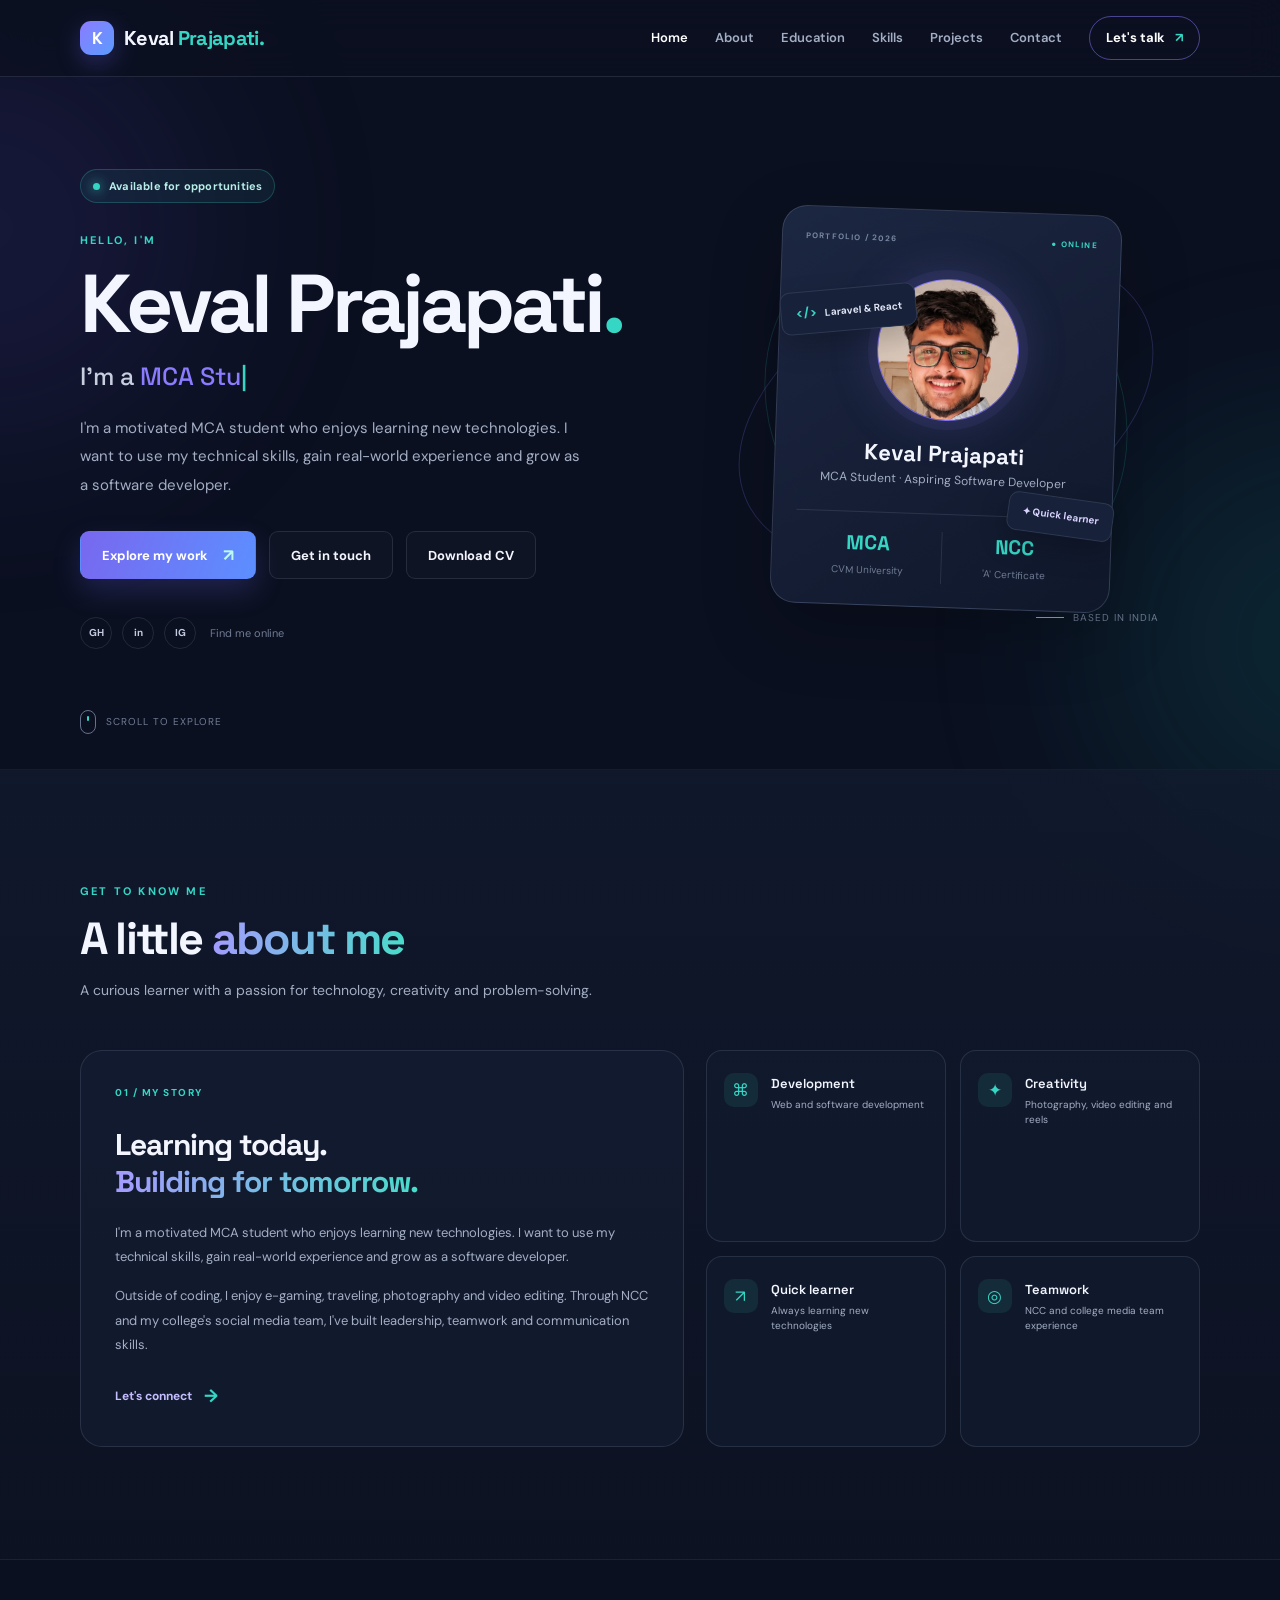
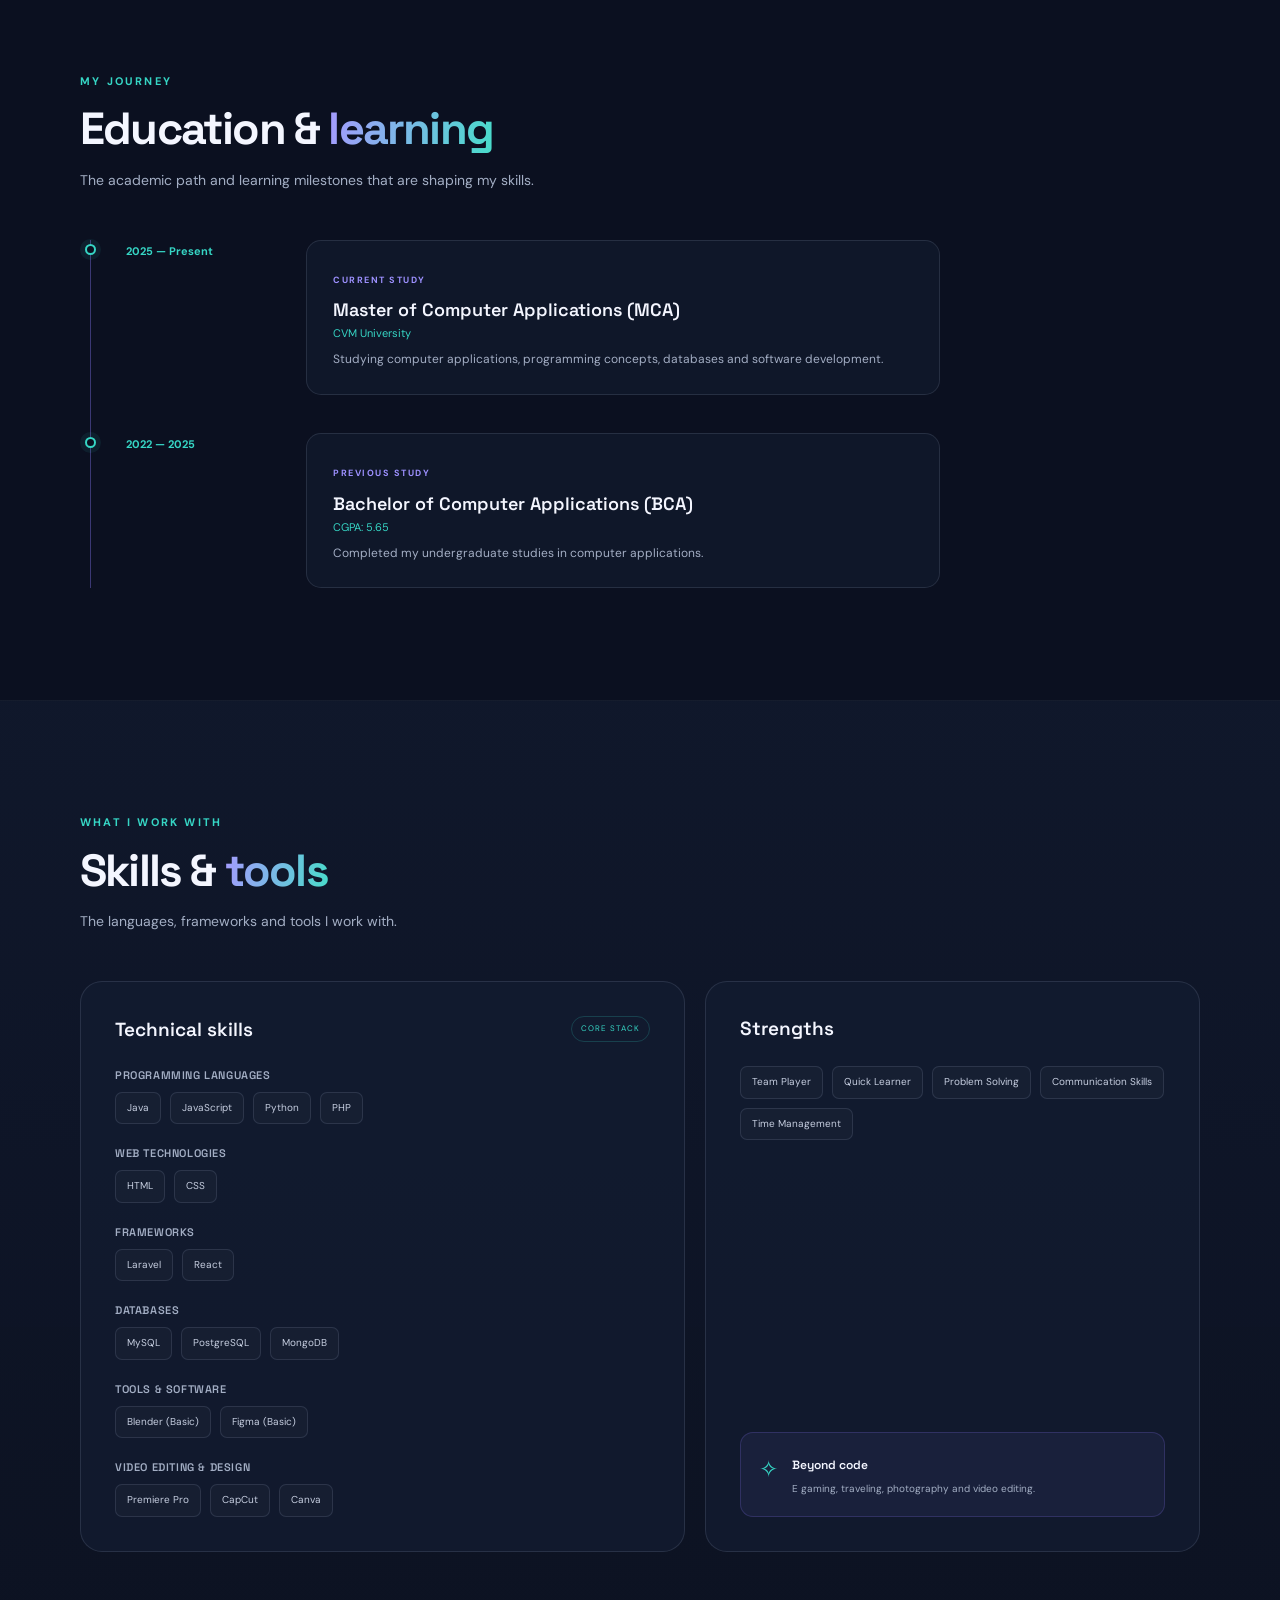
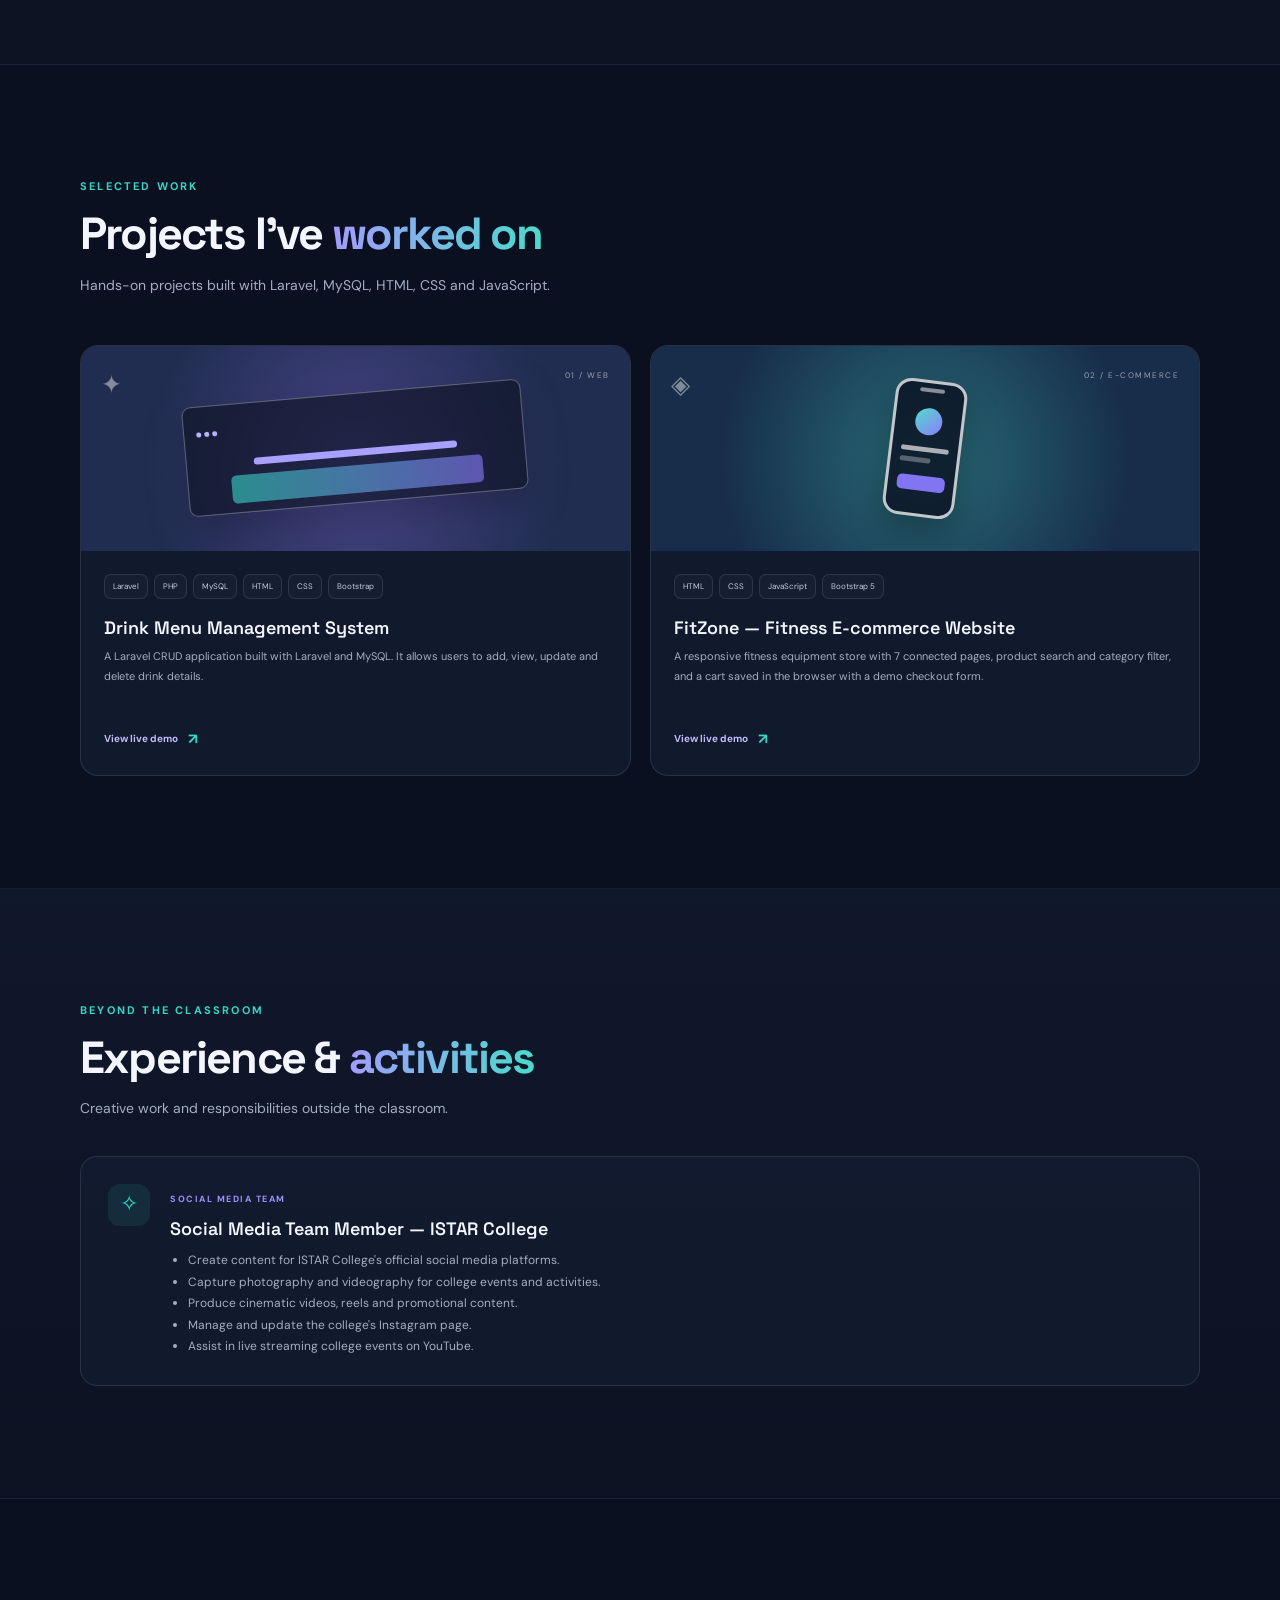
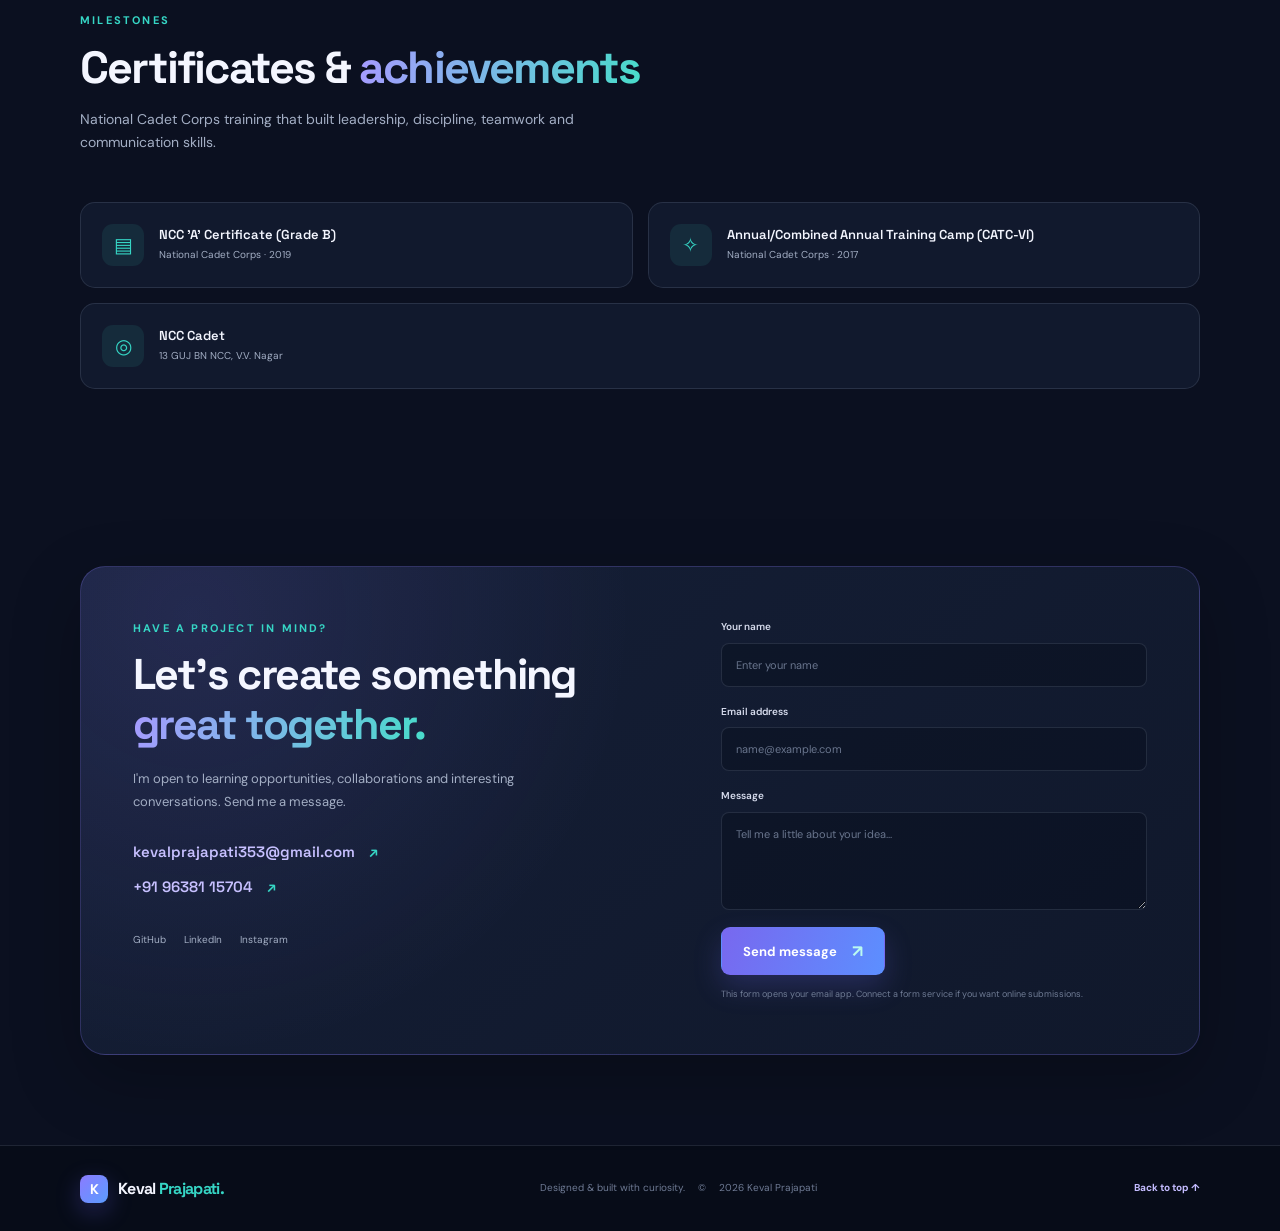
<file: index.html>
<!DOCTYPE html>
<html lang="en">
<head>
  <meta charset="UTF-8">
  <meta name="viewport" content="width=device-width, initial-scale=1.0">
  <meta name="description" content="Personal portfolio and CV website of Keval Prajapati, MCA student">
  <meta name="theme-color" content="#0b1020">
  <title>Keval Prajapati | Portfolio</title>
  <link rel="preconnect" href="https://fonts.googleapis.com">
  <link rel="preconnect" href="https://fonts.gstatic.com" crossorigin>
  <link href="https://fonts.googleapis.com/css2?family=DM+Sans:wght@400;500;600;700&family=Space+Grotesk:wght@400;500;600;700&display=swap" rel="stylesheet">
  <link rel="stylesheet" href="css/style.css">
</head>
<body>
  <div class="page-glow page-glow-one"></div>
  <div class="page-glow page-glow-two"></div>

  <header class="site-header" id="top">
    <nav class="nav container" aria-label="Main navigation">
      <a class="brand" href="#home" aria-label="Go to home">
        <span class="brand-mark">K</span><span>Keval <span class="brand-accent">Prajapati.</span></span>
      </a>

      <button class="menu-toggle" id="menuToggle" aria-label="Open navigation" aria-expanded="false">
        <span></span><span></span><span></span>
      </button>

      <div class="nav-links" id="navLinks">
        <a href="#home" class="nav-link active">Home</a>
        <a href="#about" class="nav-link">About</a>
        <a href="#education" class="nav-link">Education</a>
        <a href="#skills" class="nav-link">Skills</a>
        <a href="#projects" class="nav-link">Projects</a>
        <a href="#contact" class="nav-link">Contact</a>
        <a href="#contact" class="nav-cta">Let's talk <span aria-hidden="true">↗</span></a>
      </div>
    </nav>
  </header>

  <main>
    <section class="hero section container" id="home">
      <div class="hero-copy reveal">
        <div class="availability"><span class="availability-dot"></span> Available for opportunities</div>
        <p class="eyebrow">HELLO, I'M</p>
        <h1>Keval Prajapati<span class="accent-dot">.</span></h1>
        <h2 class="hero-role">I'm a <span id="typingText">MCA Student</span><span class="typing-cursor">|</span></h2>
        <p class="hero-description">
          I'm a motivated MCA student who enjoys learning new technologies.
          I want to use my technical skills, gain real-world experience and grow as a software developer.
        </p>
        <div class="hero-actions">
          <a class="button button-primary" href="#projects">Explore my work <span>↗</span></a>
          <a class="button button-outline" href="#contact">Get in touch</a>
          <a class="button button-outline" href="assets/Keval_Prajapati_Resume.pdf" download>Download CV</a>
        </div>
        <div class="hero-socials">
          <a href="https://github.com/" target="_blank" rel="noreferrer" aria-label="GitHub">GH</a>
          <a href="https://www.linkedin.com/" target="_blank" rel="noreferrer" aria-label="LinkedIn">in</a>
          <a href="https://www.instagram.com/" target="_blank" rel="noreferrer" aria-label="Instagram">IG</a>
          <span class="social-caption">Find me online</span>
        </div>
      </div>

      <div class="hero-visual reveal">
        <div class="orbit orbit-one"></div>
        <div class="orbit orbit-two"></div>
        <div class="profile-card">
          <div class="profile-topline"><span>PORTFOLIO / 2026</span><span class="profile-status">● ONLINE</span></div>
          <div class="profile-avatar"><img src="assets/profile.jpg" alt="Keval Prajapati"></div>
          <div class="profile-card-name">Keval Prajapati</div>
          <div class="profile-card-role">MCA Student · Aspiring Software Developer</div>
          <div class="profile-card-divider"></div>
          <div class="profile-mini-stats">
            <div><strong>MCA</strong><span>CVM University</span></div>
            <div><strong>NCC</strong><span>'A' Certificate</span></div>
          </div>
          <div class="floating-tag tag-code"><span class="tag-icon">&lt;/&gt;</span> Laravel &amp; React</div>
          <div class="floating-tag tag-spark">✦ Quick learner</div>
        </div>
        <div class="hero-visual-caption"><span class="caption-line"></span> Based in India</div>
      </div>
      <a class="scroll-cue" href="#about"><span class="scroll-mouse"></span> Scroll to explore</a>
    </section>

    <section class="section section-soft" id="about">
      <div class="container">
        <div class="section-heading reveal">
          <p class="eyebrow">GET TO KNOW ME</p>
          <h2>A little <span class="gradient-text">about me</span></h2>
          <p class="section-intro">A curious learner with a passion for technology, creativity and problem-solving.</p>
        </div>
        <div class="about-grid">
          <article class="about-panel reveal">
            <div class="panel-kicker">01 / MY STORY</div>
            <h3>Learning today.<br><span class="gradient-text">Building for tomorrow.</span></h3>
            <p>
              I'm a motivated MCA student who enjoys learning new technologies. I want to
              use my technical skills, gain real-world experience and grow as a software developer.
            </p>
            <p>
              Outside of coding, I enjoy e-gaming, traveling, photography and video editing.
              Through NCC and my college's social media team, I've built leadership, teamwork and communication skills.
            </p>
            <a class="text-link" href="#contact">Let's connect <span>→</span></a>
          </article>
          <div class="about-facts reveal">
            <div class="fact-card"><span class="fact-icon">⌘</span><div><h4>Development</h4><p>Web and software development</p></div></div>
            <div class="fact-card"><span class="fact-icon">✦</span><div><h4>Creativity</h4><p>Photography, video editing and reels</p></div></div>
            <div class="fact-card"><span class="fact-icon">↗</span><div><h4>Quick learner</h4><p>Always learning new technologies</p></div></div>
            <div class="fact-card"><span class="fact-icon">◎</span><div><h4>Teamwork</h4><p>NCC and college media team experience</p></div></div>
          </div>
        </div>
      </div>
    </section>

    <section class="section container" id="education">
      <div class="section-heading reveal">
        <p class="eyebrow">MY JOURNEY</p>
        <h2>Education & <span class="gradient-text">learning</span></h2>
        <p class="section-intro">The academic path and learning milestones that are shaping my skills.</p>
      </div>
      <div class="timeline">
        <article class="timeline-item reveal">
          <div class="timeline-marker"></div>
          <div class="timeline-date">2025 — Present</div>
          <div class="timeline-content">
            <span class="timeline-label">CURRENT STUDY</span>
            <h3>Master of Computer Applications (MCA)</h3>
            <p class="timeline-place">CVM University</p>
            <p>Studying computer applications, programming concepts, databases and software development.</p>
          </div>
        </article>
        <article class="timeline-item reveal">
          <div class="timeline-marker"></div>
          <div class="timeline-date">2022 — 2025</div>
          <div class="timeline-content">
            <span class="timeline-label">PREVIOUS STUDY</span>
            <h3>Bachelor of Computer Applications (BCA)</h3>
            <p class="timeline-place">CGPA: 5.65</p>
            <p>Completed my undergraduate studies in computer applications.</p>
          </div>
        </article>
      </div>
    </section>

    <section class="section section-soft" id="skills">
      <div class="container">
        <div class="section-heading reveal">
          <p class="eyebrow">WHAT I WORK WITH</p>
          <h2>Skills & <span class="gradient-text">tools</span></h2>
          <p class="section-intro">The languages, frameworks and tools I work with.</p>
        </div>
        <div class="skills-layout">
          <div class="skills-card reveal">
            <div class="card-title-row"><h3>Technical skills</h3><span class="small-chip">CORE STACK</span></div>
            <div class="skill-group"><h4>Programming languages</h4><div class="tool-chips"><span>Java</span><span>JavaScript</span><span>Python</span><span>PHP</span></div></div>
            <div class="skill-group"><h4>Web technologies</h4><div class="tool-chips"><span>HTML</span><span>CSS</span></div></div>
            <div class="skill-group"><h4>Frameworks</h4><div class="tool-chips"><span>Laravel</span><span>React</span></div></div>
            <div class="skill-group"><h4>Databases</h4><div class="tool-chips"><span>MySQL</span><span>PostgreSQL</span><span>MongoDB</span></div></div>
            <div class="skill-group"><h4>Tools &amp; software</h4><div class="tool-chips"><span>Blender (Basic)</span><span>Figma (Basic)</span></div></div>
            <div class="skill-group"><h4>Video editing &amp; design</h4><div class="tool-chips"><span>Premiere Pro</span><span>CapCut</span><span>Canva</span></div></div>
          </div>
          <div class="tools-card reveal">
            <h3>Strengths</h3>
            <div class="tool-chips">
              <span>Team Player</span><span>Quick Learner</span><span>Problem Solving</span><span>Communication Skills</span><span>Time Management</span>
            </div>
            <div class="learning-note">
              <span class="learning-icon">✧</span>
              <div><strong>Beyond code</strong><p>E gaming, traveling, photography and video editing.</p></div>
            </div>
          </div>
        </div>
      </div>
    </section>

    <section class="section container" id="projects">
      <div class="section-heading reveal">
        <p class="eyebrow">SELECTED WORK</p>
        <h2>Projects I've <span class="gradient-text">worked on</span></h2>
        <p class="section-intro">Hands-on projects built with Laravel, MySQL, HTML, CSS and JavaScript.</p>
      </div>
      <div class="projects-grid projects-two">
        <article class="project-card reveal">
          <div class="project-art project-art-one"><span class="project-art-symbol">✦</span><span class="project-art-label">01 / WEB</span><div class="mock-window"><i></i><i></i><i></i><div class="mock-window-line"></div><div class="mock-window-block"></div></div></div>
          <div class="project-info"><div class="project-tags"><span>Laravel</span><span>PHP</span><span>MySQL</span><span>HTML</span><span>CSS</span><span>Bootstrap</span></div><h3>Drink Menu Management System</h3><p>A Laravel CRUD application built with Laravel and MySQL. It allows users to add, view, update and delete drink details.</p><a class="project-link" href="projects/DrinkMenu/index.html" target="_blank" rel="noreferrer">View live demo <span>↗</span></a></div>
        </article>

        <article class="project-card reveal">
          <div class="project-art project-art-two"><span class="project-art-symbol">◈</span><span class="project-art-label">02 / E-COMMERCE</span><div class="phone-mock"><div class="phone-notch"></div><div class="phone-circle"></div><div class="phone-line"></div><div class="phone-line short"></div><div class="phone-button"></div></div></div>
          <div class="project-info"><div class="project-tags"><span>HTML</span><span>CSS</span><span>JavaScript</span><span>Bootstrap 5</span></div><h3>FitZone — Fitness E-commerce Website</h3><p>A responsive fitness equipment store with 7 connected pages, product search and category filter, and a cart saved in the browser with a demo checkout form.</p><a class="project-link" href="projects/FitZone/index.html" target="_blank" rel="noreferrer">View live demo <span>↗</span></a></div>
        </article>
      </div>
    </section>

    <section class="section section-soft" id="experience">
      <div class="container experience-wrap">
        <div class="section-heading reveal">
          <p class="eyebrow">BEYOND THE CLASSROOM</p>
          <h2>Experience & <span class="gradient-text">activities</span></h2>
          <p class="section-intro">Creative work and responsibilities outside the classroom.</p>
        </div>
        <div class="experience-card reveal">
          <div class="experience-icon">✧</div>
          <div><span class="timeline-label">SOCIAL MEDIA TEAM</span><h3>Social Media Team Member — ISTAR College</h3>
            <ul>
              <li>Create content for ISTAR College's official social media platforms.</li>
              <li>Capture photography and videography for college events and activities.</li>
              <li>Produce cinematic videos, reels and promotional content.</li>
              <li>Manage and update the college's Instagram page.</li>
              <li>Assist in live streaming college events on YouTube.</li>
            </ul></div>
        </div>
      </div>
    </section>

    <section class="section container" id="certificates">
      <div class="section-heading reveal">
        <p class="eyebrow">MILESTONES</p>
        <h2>Certificates & <span class="gradient-text">achievements</span></h2>
        <p class="section-intro">National Cadet Corps training that built leadership, discipline, teamwork and communication skills.</p>
      </div>
      <div class="certificate-grid">
        <article class="certificate-card reveal"><span class="certificate-icon">▤</span><div><h3>NCC 'A' Certificate (Grade B)</h3><p>National Cadet Corps · 2019</p></div></article>
        <article class="certificate-card reveal"><span class="certificate-icon">✧</span><div><h3>Annual/Combined Annual Training Camp (CATC-VI)</h3><p>National Cadet Corps · 2017</p></div></article>
        <article class="certificate-card reveal"><span class="certificate-icon">◎</span><div><h3>NCC Cadet</h3><p>13 GUJ BN NCC, V.V. Nagar</p></div></article>
      </div>
    </section>

    <section class="section contact-section" id="contact">
      <div class="container">
        <div class="contact-box reveal">
          <div class="contact-copy">
            <p class="eyebrow">HAVE A PROJECT IN MIND?</p>
            <h2>Let's create something <span class="gradient-text">great together.</span></h2>
            <p>I'm open to learning opportunities, collaborations and interesting conversations. Send me a message.</p>
            <a class="contact-email" href="mailto:kevalprajapati353@gmail.com">kevalprajapati353@gmail.com <span>↗</span></a>
            <a class="contact-email" href="tel:+919638115704">+91 96381 15704 <span>↗</span></a>
            <div class="contact-socials"><a href="https://github.com/" target="_blank" rel="noreferrer">GitHub</a><a href="https://www.linkedin.com/" target="_blank" rel="noreferrer">LinkedIn</a><a href="https://www.instagram.com/" target="_blank" rel="noreferrer">Instagram</a></div>
          </div>
          <form class="contact-form" id="contactForm">
            <label for="contactName">Your name</label>
            <input id="contactName" name="name" type="text" placeholder="Enter your name" required>
            <label for="contactEmail">Email address</label>
            <input id="contactEmail" name="email" type="email" placeholder="name@example.com" required>
            <label for="contactMessage">Message</label>
            <textarea id="contactMessage" name="message" rows="4" placeholder="Tell me a little about your idea..." required></textarea>
            <button class="button button-primary form-submit" type="submit">Send message <span>↗</span></button>
            <p class="form-note" id="formNote">This form opens your email app. Connect a form service if you want online submissions.</p>
          </form>
        </div>
      </div>
    </section>
  </main>

  <footer class="site-footer">
    <div class="container footer-inner">
      <a class="brand footer-brand" href="#home"><span class="brand-mark">K</span><span>Keval <span class="brand-accent">Prajapati.</span></span></a>
      <p>Designed & built with curiosity. <span>© <span id="year"></span> Keval Prajapati</span></p>
      <a class="back-top" href="#top">Back to top ↑</a>
    </div>
  </footer>

  <script src="js/script.js"></script>
</body>
</html>
</file>
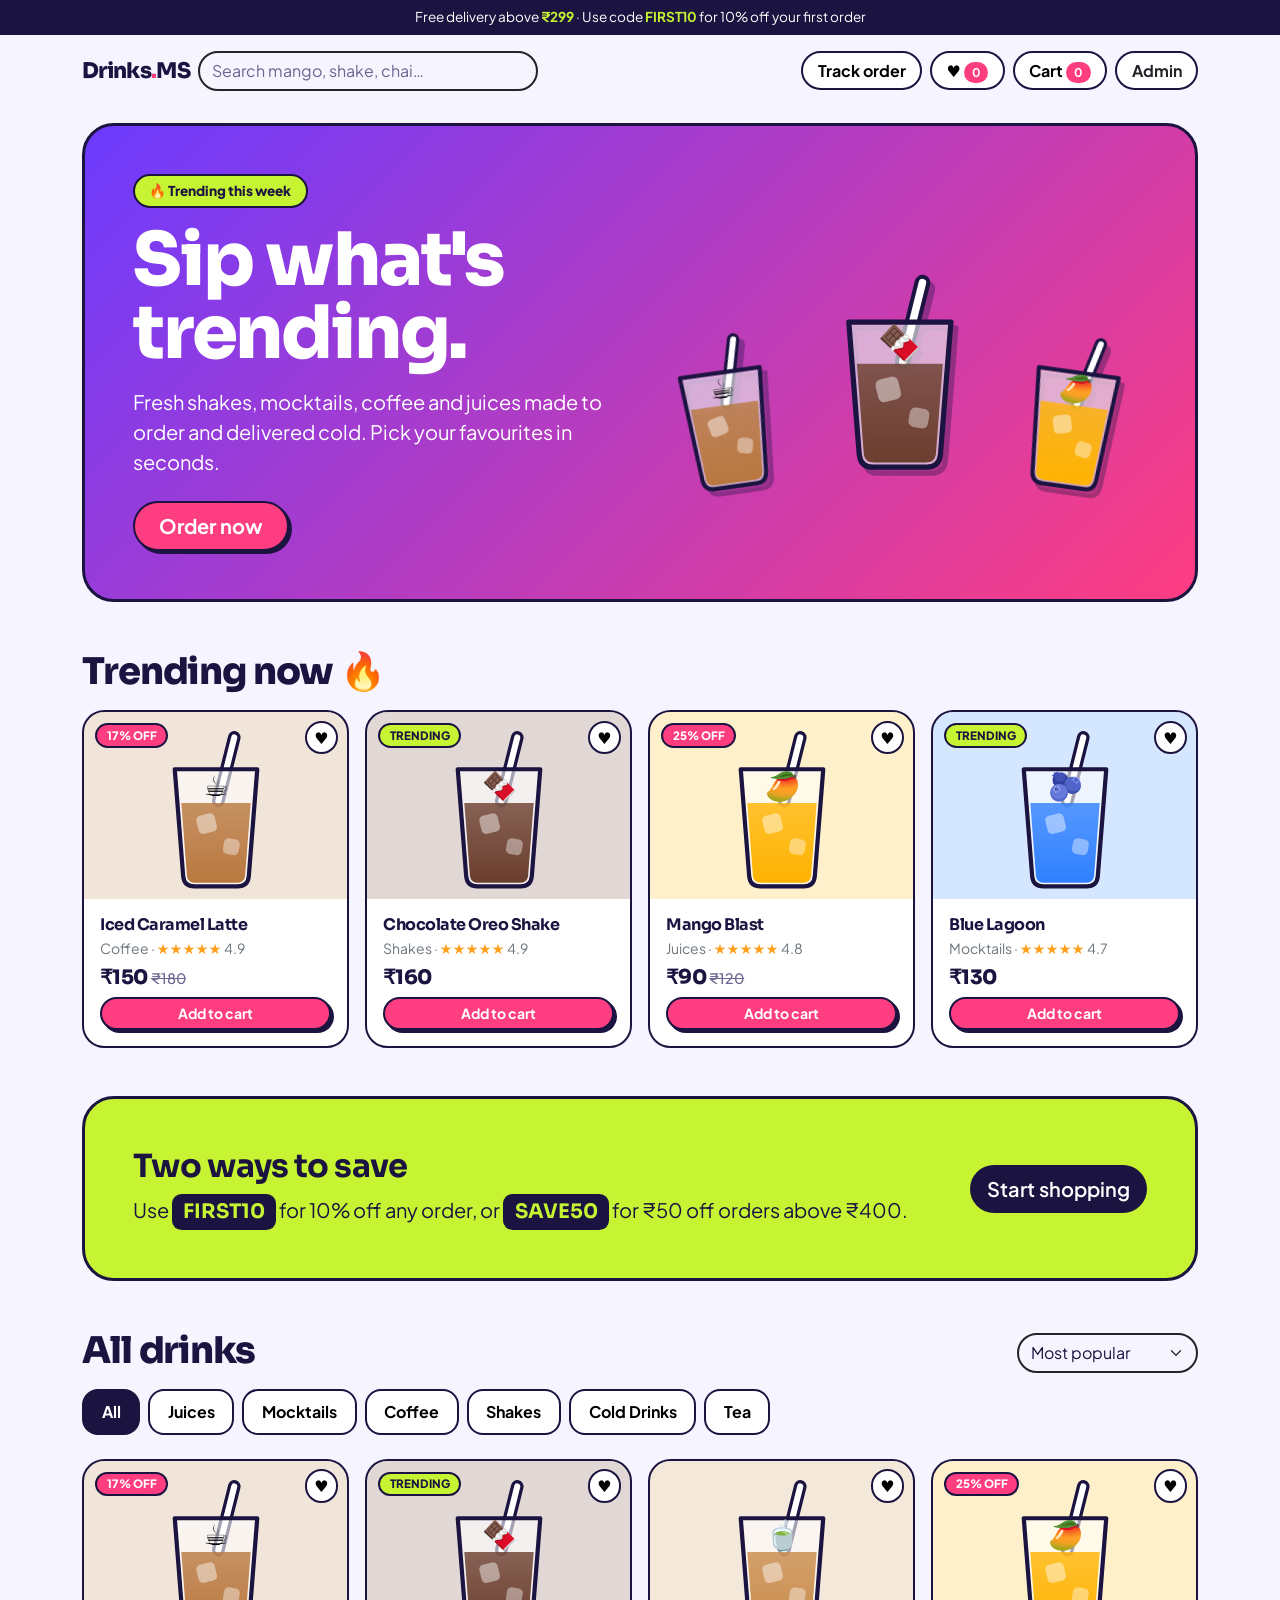
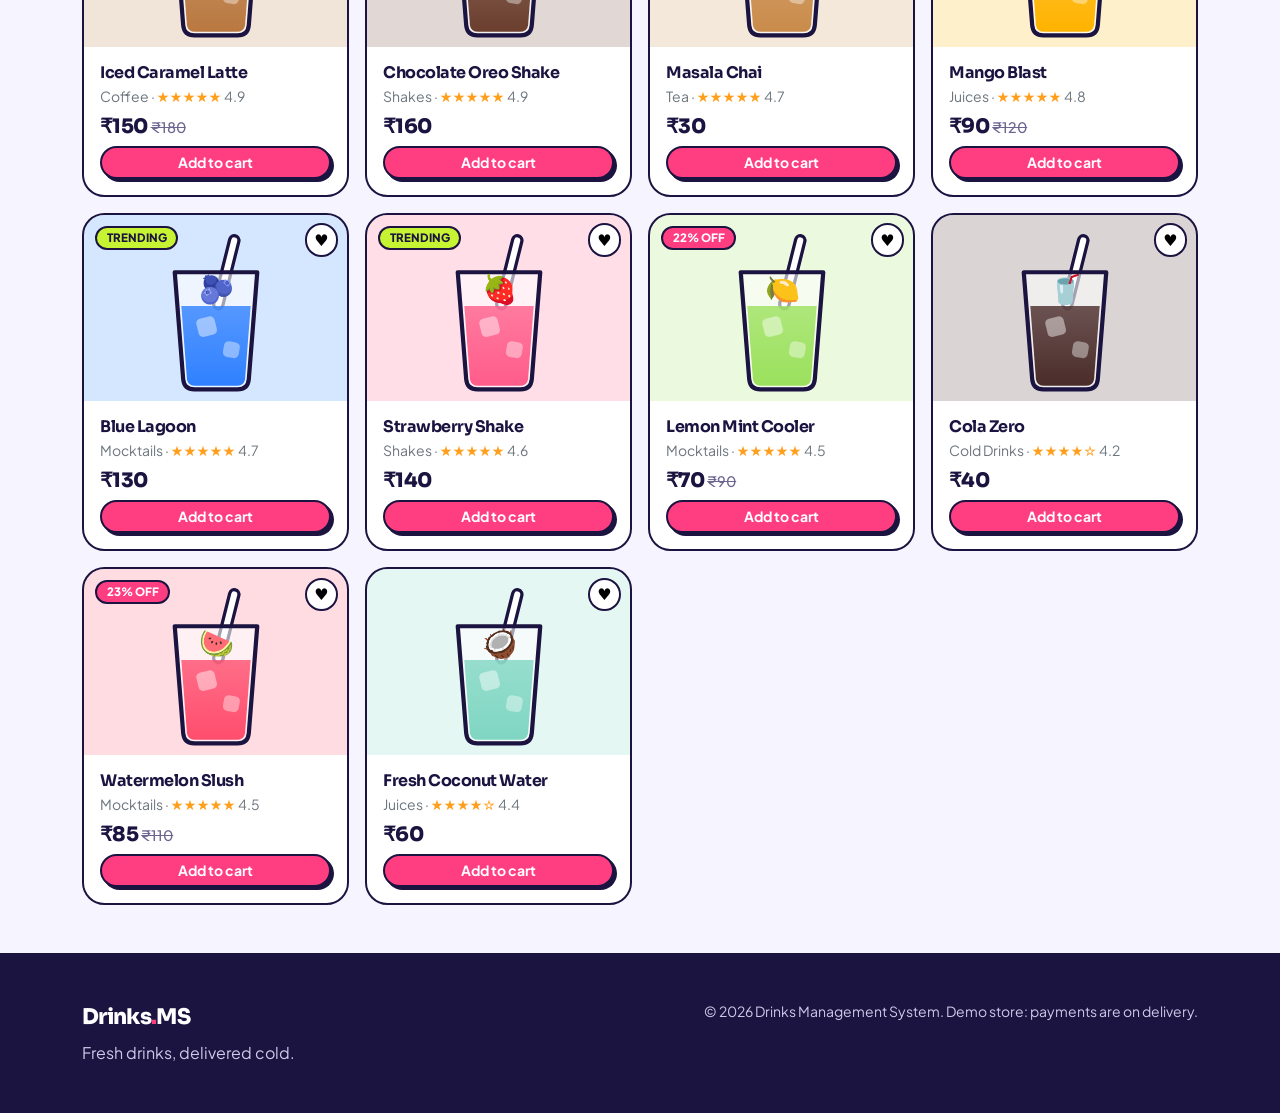
<file: projects/DrinkMenu/index.html>
<!DOCTYPE html><html lang="en"><head><meta charset="UTF-8"><meta name="viewport" content="width=device-width, initial-scale=1"><link rel="preconnect" href="https://fonts.googleapis.com"><link rel="preconnect" href="https://fonts.gstatic.com" crossorigin><link href="https://fonts.googleapis.com/css2?family=Sora:wght@600;700;800&family=Plus+Jakarta+Sans:wght@400;500;600;700&display=swap" rel="stylesheet">
<link href="https://cdn.jsdelivr.net/npm/bootstrap@5.3.9/dist/css/bootstrap.min.css" rel="stylesheet"><link href="css/style.css" rel="stylesheet"><title>Drinks Management System | Sip what's trending</title></head><body>
<div class="topbar">Free delivery above <b>₹299</b> · Use code <b>FIRST10</b> for 10% off your first order</div>
<nav class="navbar sticky-top py-3"><div class="container gap-2">
  <a class="brand" href="index.html">Drinks<span>.</span>MS</a>
  <input id="search" class="form-control rounded-pill border-2 border-dark d-none d-md-block" style="max-width:340px" placeholder="Search mango, shake, chai…" aria-label="Search drinks">
  <div class="d-flex gap-2 ms-auto">
    <button class="icon-btn d-none d-sm-block" data-bs-toggle="modal" data-bs-target="#trackModal">Track order</button>
    <button class="icon-btn" id="wishBtn" aria-label="Wishlist">♥ <span class="badge rounded-pill" id="wcount">0</span></button>
    <button class="icon-btn" data-bs-toggle="offcanvas" data-bs-target="#cartPanel">Cart <span class="badge rounded-pill" id="count">0</span></button>
    <a class="icon-btn text-decoration-none text-dark d-none d-sm-block" href="admin.html">Admin</a>
  </div></div></nav>
<main class="container pb-5">
  <section class="hero p-4 p-md-5 my-3"><div class="row align-items-center g-4">
    <div class="col-lg-6"><span class="pill mb-3">🔥 Trending this week</span><h1 class="mb-3">Sip what's trending.</h1>
      <p class="fs-5 mb-4" style="max-width:30em">Fresh shakes, mocktails, coffee and juices made to order and delivered cold. Pick your favourites in seconds.</p>
      <a class="btn btn-pink btn-lg px-4" href="#shop">Order now</a></div>
    <div class="col-lg-6"><div class="hero-art" id="heroArt"></div></div></div></section>

  <section class="my-5"><div class="d-flex justify-content-between align-items-end mb-3"><h2 class="sec-title mb-0">Trending now 🔥</h2></div><div class="row row-cols-2 row-cols-lg-4 g-3" id="trending"></div></section>

  <section class="promo p-4 p-md-5 my-5 d-md-flex justify-content-between align-items-center gap-4"><div><h2 class="fw-bold mb-2">Two ways to save</h2><p class="mb-0 fs-5">Use <span class="code">FIRST10</span> for 10% off any order, or <span class="code">SAVE50</span> for ₹50 off orders above ₹400.</p></div><a href="#shop" class="btn btn-ink btn-lg mt-3 mt-md-0">Start shopping</a></section>

  <section id="shop"><div class="d-flex flex-wrap justify-content-between align-items-end gap-3 mb-3"><h2 class="sec-title mb-0" id="shopTitle">All drinks</h2>
    <select id="sort" class="form-select rounded-pill border-2 border-dark w-auto" aria-label="Sort drinks"><option value="pop">Most popular</option><option value="low">Price: low to high</option><option value="high">Price: high to low</option><option value="rate">Top rated</option></select></div>
    <input id="search2" class="form-control rounded-pill border-2 border-dark mb-3 d-md-none" placeholder="Search drinks" aria-label="Search drinks">
    <div class="d-flex flex-wrap gap-2 mb-4" id="cats"></div><div id="alert"></div>
    <div class="row row-cols-2 row-cols-md-3 row-cols-lg-4 g-3" id="grid"></div></section>
</main>
<footer class="py-5"><div class="container d-md-flex justify-content-between gap-4"><div><div class="brand text-white mb-2">Drinks<span>.</span>MS</div><p class="mb-0">Fresh drinks, delivered cold.</p></div><p class="mb-0 small">© <span id="yr"></span> Drinks Management System. Demo store: payments are on delivery.</p></div></footer>

<div class="offcanvas offcanvas-end" id="cartPanel" tabindex="-1"><div class="offcanvas-header"><h5 class="mb-0 fw-bold">Your cart</h5><button class="btn-close" data-bs-dismiss="offcanvas" aria-label="Close"></button></div>
<div class="offcanvas-body d-flex flex-column"><div id="shipMsg" class="small fw-semibold mb-1"></div><div class="ship-bar mb-3"><i id="shipFill"></i></div>
<div id="cartItems" class="flex-grow-1 overflow-auto"></div>
<div class="border-top pt-3"><div class="input-group mb-2"><input id="coupon" class="form-control" placeholder="Coupon code" aria-label="Coupon code"><button class="btn btn-ink" id="applyCoupon" type="button">Apply</button></div><div id="couponMsg" class="small mb-2"></div>
<div id="sums" class="small"></div><button class="btn btn-pink w-100 mt-3" id="checkoutBtn" data-bs-toggle="modal" data-bs-target="#checkout">Checkout</button></div></div></div>

<div class="modal fade" id="checkout" tabindex="-1"><div class="modal-dialog modal-dialog-centered"><form class="modal-content" id="orderForm"><div class="modal-header"><h5 class="modal-title fw-bold">Delivery details</h5><button type="button" class="btn-close" data-bs-dismiss="modal" aria-label="Close"></button></div>
<div class="modal-body vstack gap-3"><div><label class="form-label" for="cName">Full name</label><input id="cName" class="form-control" required></div>
<div><label class="form-label" for="cPhone">Phone number</label><input id="cPhone" class="form-control" type="tel" pattern="[0-9+ ]{10,14}" required></div>
<div><label class="form-label" for="cAddr">Delivery address</label><textarea id="cAddr" class="form-control" rows="2" required></textarea></div>
<div><label class="form-label" for="cPay">Payment</label><select id="cPay" class="form-select"><option>Cash on delivery</option><option>UPI (pay on delivery)</option></select></div>
<div class="fw-bold fs-5">You pay: <span id="payTotal"></span></div></div><div class="modal-footer"><button class="btn btn-pink">Place order</button></div></form></div></div>

<div class="modal fade" id="quick" tabindex="-1"><div class="modal-dialog modal-dialog-centered"><div class="modal-content"><div class="modal-body p-0" id="quickBody"></div></div></div></div>

<div class="modal fade" id="trackModal" tabindex="-1"><div class="modal-dialog modal-dialog-centered"><div class="modal-content"><div class="modal-header"><h5 class="modal-title fw-bold">Track your order</h5><button class="btn-close" data-bs-dismiss="modal" aria-label="Close"></button></div>
<div class="modal-body"><div class="input-group"><input id="trackId" class="form-control" placeholder="Order ID, e.g. ORD123456" aria-label="Order ID"><button class="btn btn-ink" id="trackBtn">Track</button></div><div id="trackOut" class="mt-3"></div></div></div></div></div>
<div class="toast-container position-fixed bottom-0 start-50 translate-middle-x p-3"><div id="toast" class="toast text-bg-dark border-0" role="status"><div class="toast-body fw-semibold" id="toastMsg"></div></div></div>
<script src="https://cdn.jsdelivr.net/npm/bootstrap@5.3.9/dist/js/bootstrap.bundle.min.js"></script><script src="js/store.js"></script><script src="js/shop.js"></script></body></html>
</file>
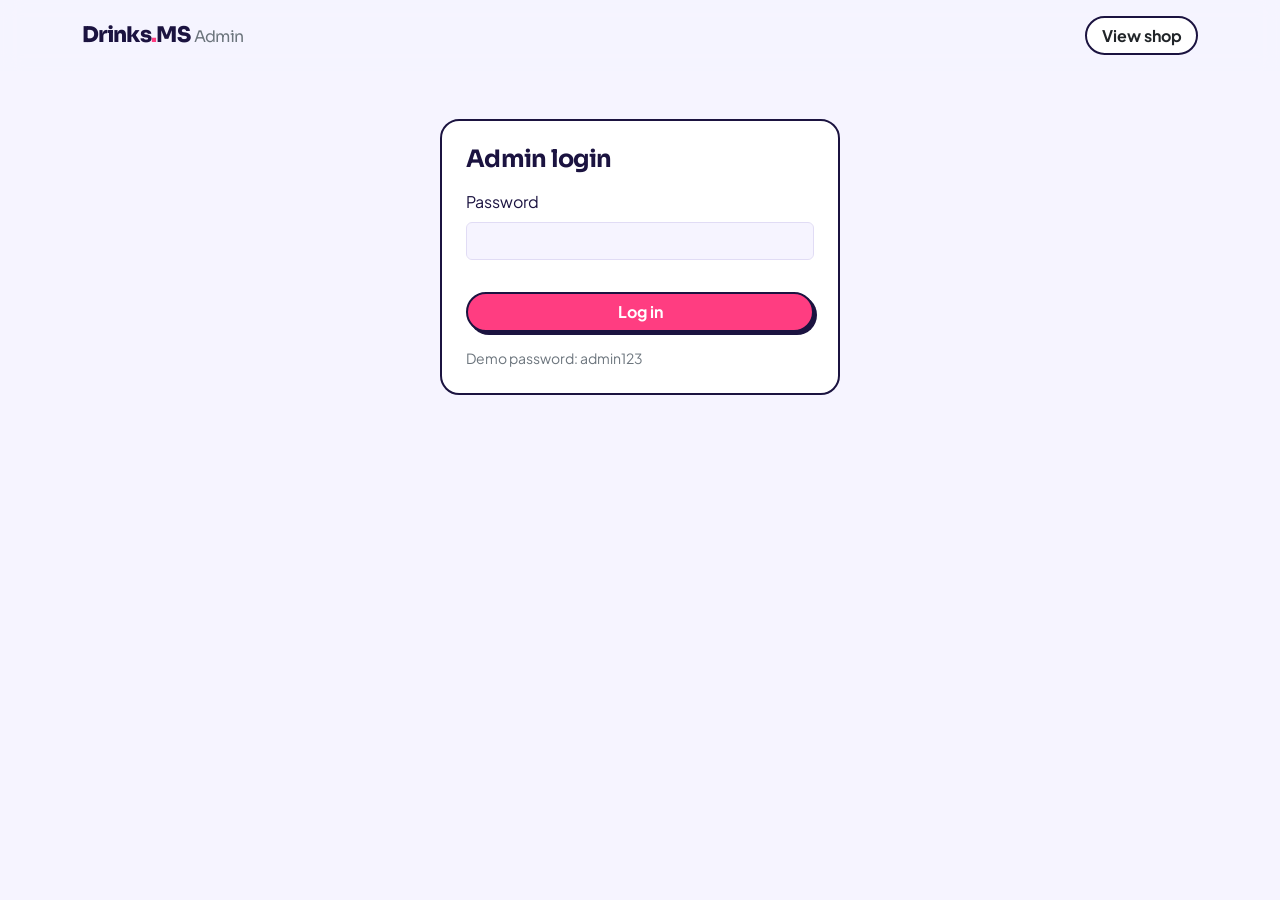
<file: projects/DrinkMenu/admin.html>
<!DOCTYPE html><html lang="en"><head><meta charset="UTF-8"><meta name="viewport" content="width=device-width, initial-scale=1"><link rel="preconnect" href="https://fonts.googleapis.com"><link rel="preconnect" href="https://fonts.gstatic.com" crossorigin><link href="https://fonts.googleapis.com/css2?family=Sora:wght@600;700;800&family=Plus+Jakarta+Sans:wght@400;500;600;700&display=swap" rel="stylesheet">
<link href="https://cdn.jsdelivr.net/npm/bootstrap@5.3.9/dist/css/bootstrap.min.css" rel="stylesheet"><link href="css/style.css" rel="stylesheet"><title>Admin | Drinks Management System</title></head><body>
<nav class="navbar py-3"><div class="container"><a class="brand" href="index.html">Drinks<span>.</span>MS <small class="text-secondary fw-normal fs-6">Admin</small></a><div class="d-flex gap-2"><a class="icon-btn text-decoration-none text-dark" href="index.html">View shop</a><button class="icon-btn d-none" id="logout">Log out</button></div></div></nav>
<main class="container pb-5">
<div id="loginBox" class="mx-auto mt-5" style="max-width:400px"><form class="admin-card p-4 vstack gap-3" id="loginForm"><h1 class="h4 fw-bold mb-0">Admin login</h1><div><label class="form-label" for="pw">Password</label><input id="pw" type="password" class="form-control" required autocomplete="current-password"></div><div id="loginErr" class="text-danger small"></div><button class="btn btn-pink">Log in</button><small class="text-secondary">Demo password: admin123</small></form></div>
<div id="panel" class="d-none"><div class="row g-3 mb-4" id="stats"></div>
<div class="row g-3 mb-4"><div class="col-lg-7"><div class="admin-card p-3 h-100"><h2 class="h6 fw-bold">Best sellers</h2><div id="sellers"></div></div></div><div class="col-lg-5"><div class="admin-card p-3 h-100"><h2 class="h6 fw-bold">Low stock</h2><div id="low"></div></div></div></div>
<ul class="nav nav-tabs mb-3"><li class="nav-item"><button class="nav-link active" data-bs-toggle="tab" data-bs-target="#tDrinks">Drinks</button></li><li class="nav-item"><button class="nav-link" data-bs-toggle="tab" data-bs-target="#tOrders">Orders</button></li></ul>
<div class="tab-content"><div class="tab-pane fade show active" id="tDrinks"><div class="d-flex justify-content-between mb-3"><h2 class="h5 fw-bold mb-0">Manage drinks</h2><button class="btn btn-pink btn-sm" id="addBtn">Add drink</button></div>
<div class="table-responsive admin-card"><table class="table align-middle mb-0"><thead><tr><th></th><th>Name</th><th>Category</th><th>Price</th><th>Stock</th><th>Status</th><th></th></tr></thead><tbody id="drinkRows"></tbody></table></div></div>
<div class="tab-pane fade" id="tOrders"><div class="d-flex justify-content-between mb-3"><h2 class="h5 fw-bold mb-0">Customer orders</h2><button class="btn btn-sm btn-outline-danger rounded-pill" id="resetBtn">Reset demo data</button></div>
<div class="table-responsive admin-card"><table class="table align-middle mb-0"><thead><tr><th>Order</th><th>Customer</th><th>Items</th><th>Total</th><th>Status</th></tr></thead><tbody id="orderRows"></tbody></table></div></div></div></div></main>

<div class="modal fade" id="drinkModal" tabindex="-1"><div class="modal-dialog modal-dialog-centered"><form class="modal-content" id="drinkForm"><div class="modal-header"><h5 class="modal-title fw-bold" id="mTitle">Add drink</h5><button type="button" class="btn-close" data-bs-dismiss="modal" aria-label="Close"></button></div>
<div class="modal-body row g-3"><input type="hidden" id="fId">
<div class="col-8"><label class="form-label" for="fName">Name</label><input id="fName" class="form-control" required></div><div class="col-4"><label class="form-label" for="fEmoji">Emoji</label><input id="fEmoji" class="form-control" value="🥤" required></div>
<div class="col-8"><label class="form-label" for="fCat">Category</label><input id="fCat" class="form-control" list="catList" required><datalist id="catList"></datalist></div><div class="col-4"><label class="form-label" for="fColor">Colour</label><input id="fColor" type="color" class="form-control form-control-color w-100" value="#ff3d81"></div>
<div class="col-4"><label class="form-label" for="fPrice">Price (₹)</label><input id="fPrice" type="number" min="1" class="form-control" required></div><div class="col-4"><label class="form-label" for="fOld">Old price</label><input id="fOld" type="number" min="0" class="form-control" value="0"></div><div class="col-4"><label class="form-label" for="fStock">Stock</label><input id="fStock" type="number" min="0" class="form-control" required></div>
<div class="col-12"><label class="form-label" for="fDesc">Description</label><textarea id="fDesc" class="form-control" rows="2"></textarea></div>
<div class="col-6 form-check form-switch ps-5"><input class="form-check-input" type="checkbox" id="fTrend"><label class="form-check-label" for="fTrend">Trending</label></div><div class="col-6 form-check form-switch ps-5"><input class="form-check-input" type="checkbox" id="fAvail" checked><label class="form-check-label" for="fAvail">Available</label></div></div>
<div class="modal-footer"><button class="btn btn-pink">Save drink</button></div></form></div></div>
<script src="https://cdn.jsdelivr.net/npm/bootstrap@5.3.9/dist/js/bootstrap.bundle.min.js"></script><script src="js/store.js"></script><script src="js/admin.js"></script></body></html>
</file>
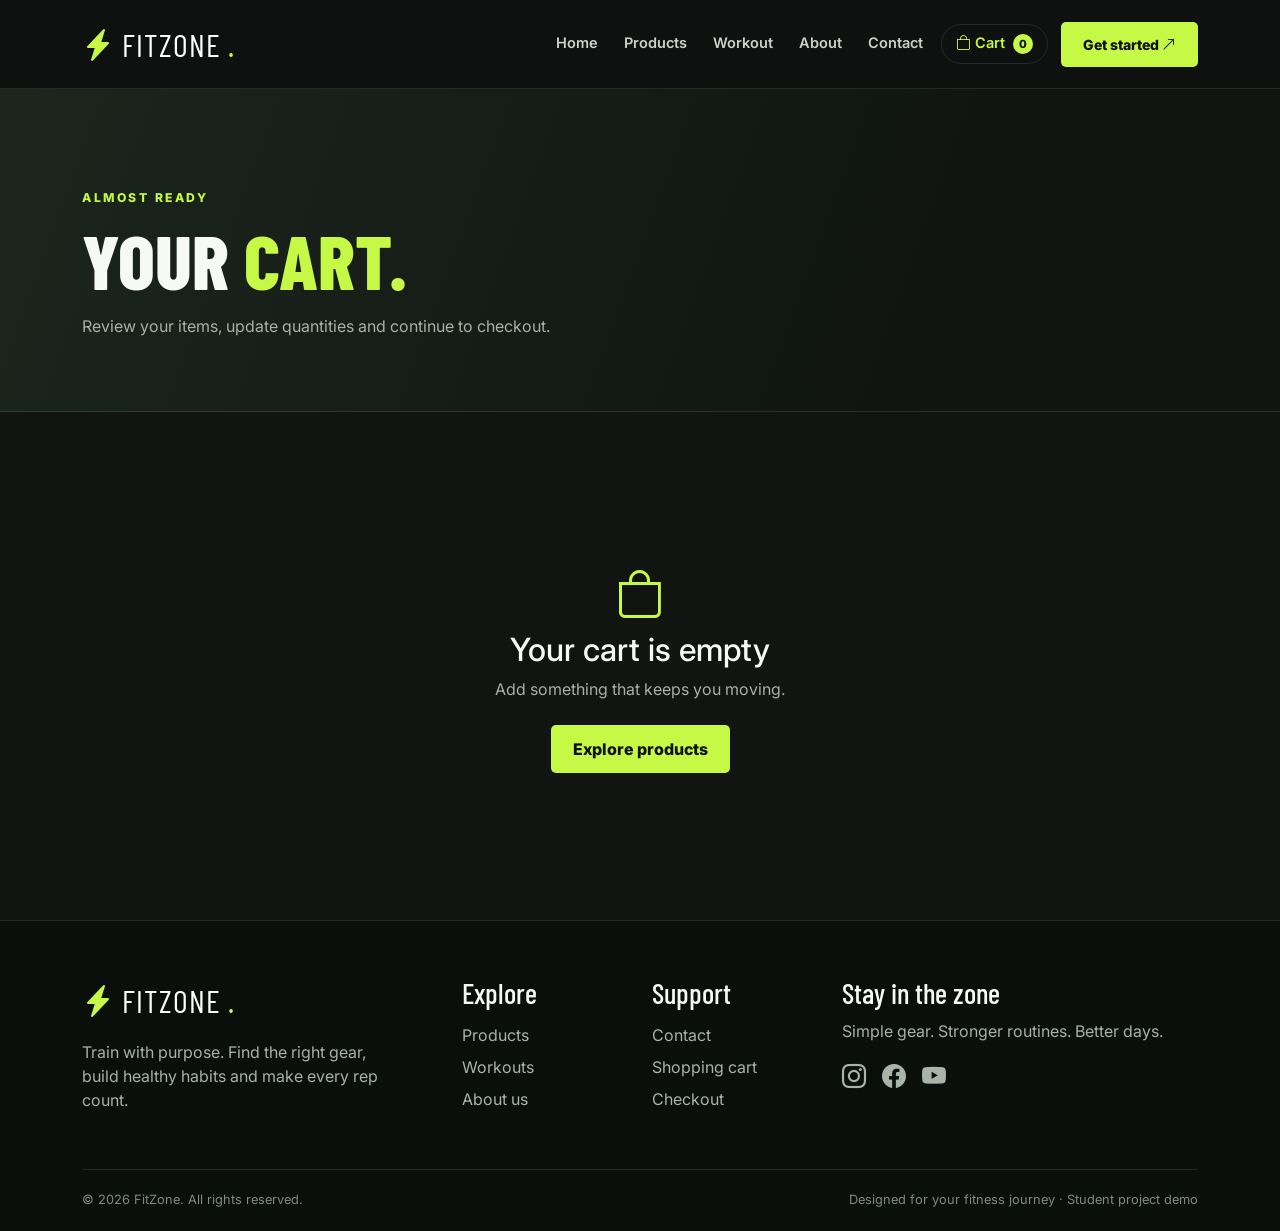
<file: projects/FitZone/pages/cart.html>
<!DOCTYPE html>
<html lang="en">
 <head>
  <meta charset="utf-8"/>
  <meta content="width=device-width, initial-scale=1" name="viewport"/>
  <meta content="FitZone fitness equipment, workout inspiration and easy online ordering." name="description"/>
  <title>
   Cart | FitZone
  </title>
  <link href="https://cdn.jsdelivr.net/npm/bootstrap@5.3.3/dist/css/bootstrap.min.css" rel="stylesheet"/>
  <link href="https://cdn.jsdelivr.net/npm/bootstrap-icons@1.11.3/font/bootstrap-icons.min.css" rel="stylesheet"/>
  <link href="../assets/css/style.css" rel="stylesheet"/>
 </head>
 <body>
  <nav class="navbar navbar-expand-lg navbar-dark sticky-top">
   <div class="container">
    <a class="navbar-brand" href="../index.html">
     <i class="bi bi-lightning-charge-fill text-lime">
     </i>
     FITZONE
     <span class="brand-dot">
      .
     </span>
    </a>
    <button aria-controls="mainNav" aria-expanded="false" aria-label="Toggle navigation" class="navbar-toggler" data-bs-target="#mainNav" data-bs-toggle="collapse" type="button">
     <span class="navbar-toggler-icon">
     </span>
    </button>
    <div class="collapse navbar-collapse" id="mainNav">
     <ul class="navbar-nav ms-auto align-items-lg-center">
      <li class="nav-item">
       <a class="nav-link" href="../index.html">
        Home
       </a>
      </li>
      <li class="nav-item">
       <a class="nav-link" href="products.html">
        Products
       </a>
      </li>
      <li class="nav-item">
       <a class="nav-link" href="workout.html">
        Workout
       </a>
      </li>
      <li class="nav-item">
       <a class="nav-link" href="about.html">
        About
       </a>
      </li>
      <li class="nav-item">
       <a class="nav-link" href="contact.html">
        Contact
       </a>
      </li>
      <li class="nav-item">
       <a class="nav-link cart-link" href="cart.html">
        <i class="bi bi-bag">
        </i>
        Cart
        <span class="cart-count">
         0
        </span>
       </a>
      </li>
      <li class="nav-item ms-lg-2 mt-2 mt-lg-0">
       <a class="btn btn-lime btn-sm" href="order.html">
        Get started
        <i class="bi bi-arrow-up-right">
        </i>
       </a>
      </li>
     </ul>
    </div>
   </div>
  </nav>
  <main>
   <section class="page-hero">
    <div class="container">
     <div class="eyebrow mb-3">
      Almost ready
     </div>
     <h1>
      Your
      <span class="text-lime">
       cart.
      </span>
     </h1>
     <p class="section-sub mt-3 mb-0">
      Review your items, update quantities and continue to checkout.
     </p>
    </div>
   </section>
   <section class="section">
    <div class="container" id="cartContent">
    </div>
   </section>
  </main>
  <footer class="footer">
   <div class="container">
    <div class="row g-4">
     <div class="col-lg-4">
      <a class="navbar-brand" href="../index.html">
       <i class="bi bi-lightning-charge-fill text-lime">
       </i>
       FITZONE
       <span class="brand-dot">
        .
       </span>
      </a>
      <p class="muted mt-3 pe-lg-5">
       Train with purpose. Find the right gear, build healthy habits and make every rep count.
      </p>
     </div>
     <div class="col-6 col-lg-2">
      <h4>
       Explore
      </h4>
      <ul class="list-unstyled lh-lg">
       <li>
        <a href="products.html">
         Products
        </a>
       </li>
       <li>
        <a href="workout.html">
         Workouts
        </a>
       </li>
       <li>
        <a href="about.html">
         About us
        </a>
       </li>
      </ul>
     </div>
     <div class="col-6 col-lg-2">
      <h4>
       Support
      </h4>
      <ul class="list-unstyled lh-lg">
       <li>
        <a href="contact.html">
         Contact
        </a>
       </li>
       <li>
        <a href="cart.html">
         Shopping cart
        </a>
       </li>
       <li>
        <a href="order.html">
         Checkout
        </a>
       </li>
      </ul>
     </div>
     <div class="col-lg-4">
      <h4>
       Stay in the zone
      </h4>
      <p class="muted">
       Simple gear. Stronger routines. Better days.
      </p>
      <div class="d-flex gap-3 fs-4">
       <a aria-label="Instagram" href="#">
        <i class="bi bi-instagram">
        </i>
       </a>
       <a aria-label="Facebook" href="#">
        <i class="bi bi-facebook">
        </i>
       </a>
       <a aria-label="YouTube" href="#">
        <i class="bi bi-youtube">
        </i>
       </a>
      </div>
     </div>
    </div>
    <div class="footer-bottom d-flex flex-column flex-md-row justify-content-between gap-2">
     <span>
      &copy; 2026 FitZone. All rights reserved.
     </span>
     <span>
      Designed for your fitness journey &middot; Student project demo
     </span>
    </div>
   </div>
  </footer>
  <div class="toast-container position-fixed bottom-0 end-0 p-3">
   <div aria-atomic="true" aria-live="polite" class="toast" id="liveToast" role="status">
    <div class="toast-header">
     <i class="bi bi-check-circle-fill text-lime me-2">
     </i>
     <strong class="me-auto toast-title">
      Added to cart
     </strong>
     <button aria-label="Close" class="btn-close btn-close-white" data-bs-dismiss="toast" type="button">
     </button>
    </div>
    <div class="toast-body">
     Your fitness gear is in the cart.
    </div>
   </div>
  </div>
  <script src="https://cdn.jsdelivr.net/npm/bootstrap@5.3.3/dist/js/bootstrap.bundle.min.js">
  </script>
  <script src="../assets/js/script.js">
  </script>
 </body>
</html>
</file>
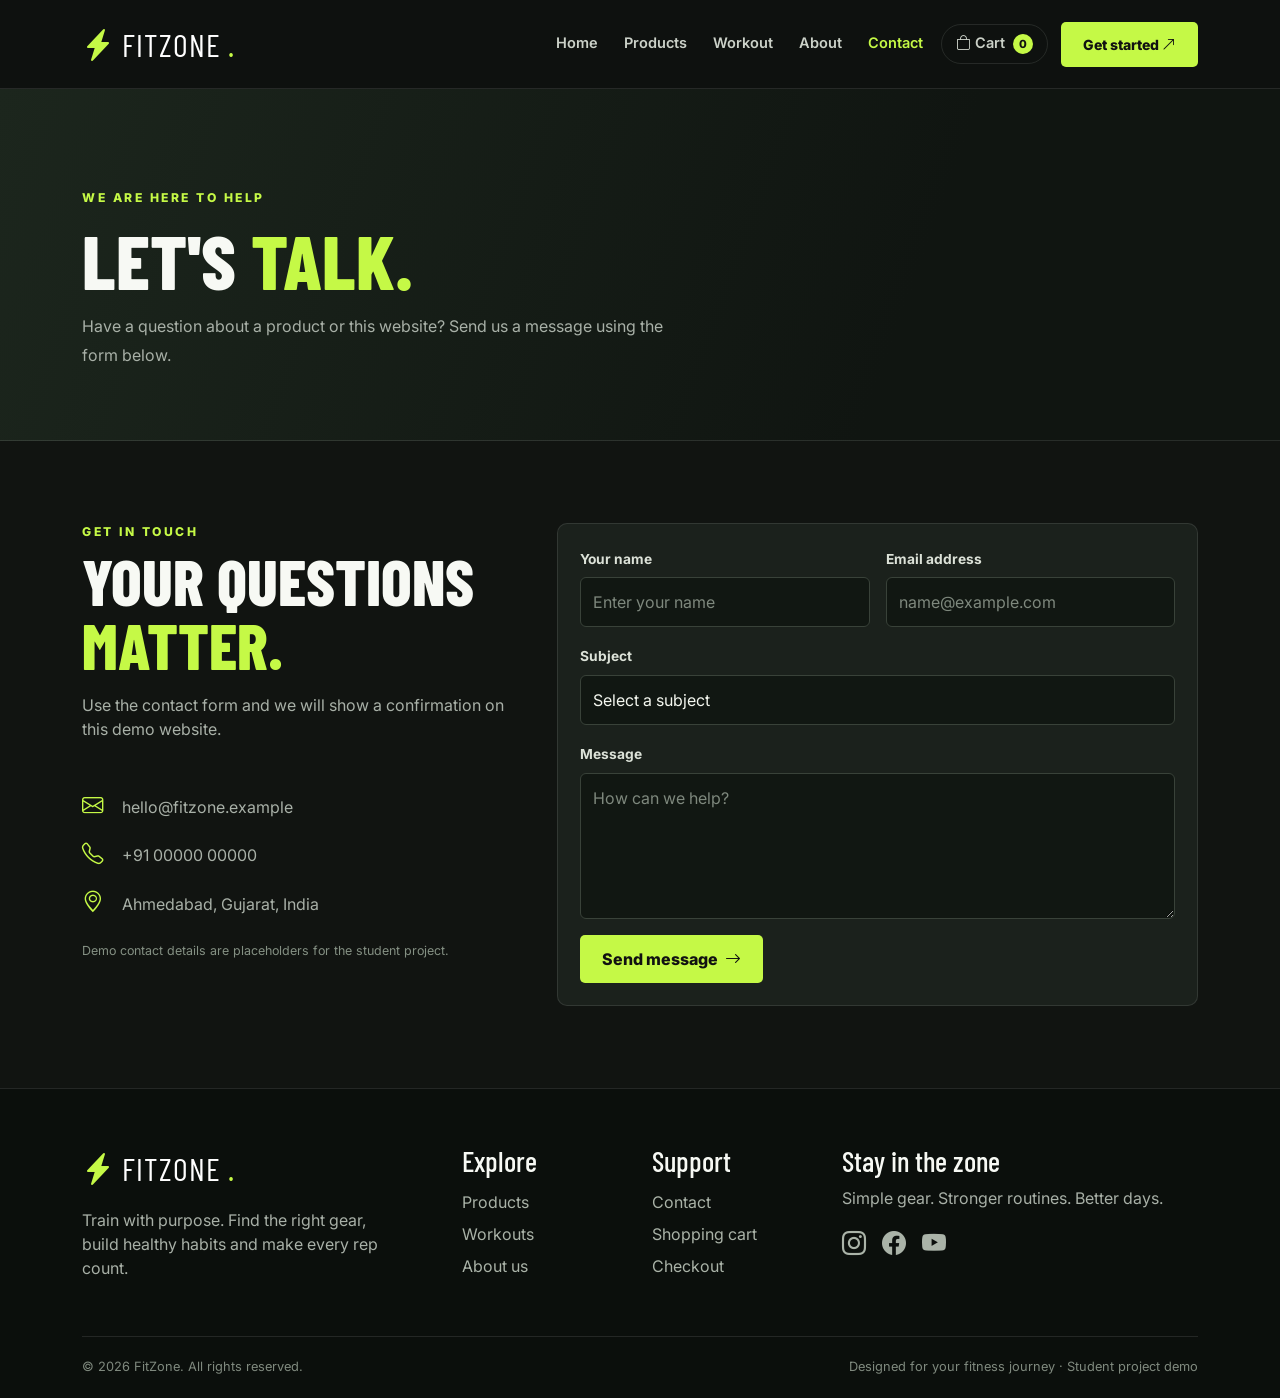
<file: projects/FitZone/pages/contact.html>
<!DOCTYPE html>
<html lang="en">
 <head>
  <meta charset="utf-8"/>
  <meta content="width=device-width, initial-scale=1" name="viewport"/>
  <meta content="FitZone fitness equipment, workout inspiration and easy online ordering." name="description"/>
  <title>
   Contact | FitZone
  </title>
  <link href="https://cdn.jsdelivr.net/npm/bootstrap@5.3.3/dist/css/bootstrap.min.css" rel="stylesheet"/>
  <link href="https://cdn.jsdelivr.net/npm/bootstrap-icons@1.11.3/font/bootstrap-icons.min.css" rel="stylesheet"/>
  <link href="../assets/css/style.css" rel="stylesheet"/>
 </head>
 <body>
  <nav class="navbar navbar-expand-lg navbar-dark sticky-top">
   <div class="container">
    <a class="navbar-brand" href="../index.html">
     <i class="bi bi-lightning-charge-fill text-lime">
     </i>
     FITZONE
     <span class="brand-dot">
      .
     </span>
    </a>
    <button aria-controls="mainNav" aria-expanded="false" aria-label="Toggle navigation" class="navbar-toggler" data-bs-target="#mainNav" data-bs-toggle="collapse" type="button">
     <span class="navbar-toggler-icon">
     </span>
    </button>
    <div class="collapse navbar-collapse" id="mainNav">
     <ul class="navbar-nav ms-auto align-items-lg-center">
      <li class="nav-item">
       <a class="nav-link" href="../index.html">
        Home
       </a>
      </li>
      <li class="nav-item">
       <a class="nav-link" href="products.html">
        Products
       </a>
      </li>
      <li class="nav-item">
       <a class="nav-link" href="workout.html">
        Workout
       </a>
      </li>
      <li class="nav-item">
       <a class="nav-link" href="about.html">
        About
       </a>
      </li>
      <li class="nav-item">
       <a class="nav-link" href="contact.html">
        Contact
       </a>
      </li>
      <li class="nav-item">
       <a class="nav-link cart-link" href="cart.html">
        <i class="bi bi-bag">
        </i>
        Cart
        <span class="cart-count">
         0
        </span>
       </a>
      </li>
      <li class="nav-item ms-lg-2 mt-2 mt-lg-0">
       <a class="btn btn-lime btn-sm" href="order.html">
        Get started
        <i class="bi bi-arrow-up-right">
        </i>
       </a>
      </li>
     </ul>
    </div>
   </div>
  </nav>
  <main>
   <section class="page-hero">
    <div class="container">
     <div class="eyebrow mb-3">
      We are here to help
     </div>
     <h1>
      Let's
      <span class="text-lime">
       talk.
      </span>
     </h1>
     <p class="section-sub mt-3 mb-0">
      Have a question about a product or this website? Send us a message using the form below.
     </p>
    </div>
   </section>
   <section class="section">
    <div class="container">
     <div class="row g-4">
      <div class="col-lg-5">
       <div class="eyebrow mb-2">
        Get in touch
       </div>
       <h2 class="section-heading">
        Your questions
        <br/>
        <span class="text-lime">
         matter.
        </span>
       </h2>
       <p class="muted mt-3">
        Use the contact form and we will show a confirmation on this demo website.
       </p>
       <div class="mt-5">
        <p>
         <i class="bi bi-envelope contact-icon">
         </i>
         <span class="muted">
          hello@fitzone.example
         </span>
        </p>
        <p>
         <i class="bi bi-telephone contact-icon">
         </i>
         <span class="muted">
          +91 00000 00000
         </span>
        </p>
        <p>
         <i class="bi bi-geo-alt contact-icon">
         </i>
         <span class="muted">
          Ahmedabad, Gujarat, India
         </span>
        </p>
       </div>
       <p class="small-note mt-4">
        Demo contact details are placeholders for the student project.
       </p>
      </div>
      <div class="col-lg-7">
       <div class="form-panel">
        <form id="contactForm">
         <div class="row g-3">
          <div class="col-md-6">
           <label class="form-label" for="contactName">
            Your name
           </label>
           <input class="form-control" id="contactName" minlength="2" name="name" placeholder="Enter your name" required="" type="text"/>
          </div>
          <div class="col-md-6">
           <label class="form-label" for="contactEmail">
            Email address
           </label>
           <input class="form-control" id="contactEmail" name="email" placeholder="name@example.com" required="" type="email"/>
          </div>
          <div class="col-12">
           <label class="form-label" for="contactSubject">
            Subject
           </label>
           <select class="form-select" id="contactSubject" required="">
            <option disabled="" selected="" value="">
             Select a subject
            </option>
            <option>
             Product enquiry
            </option>
            <option>
             Order support
            </option>
            <option>
             Feedback
            </option>
            <option>
             Other
            </option>
           </select>
          </div>
          <div class="col-12">
           <label class="form-label" for="contactMessage">
            Message
           </label>
           <textarea class="form-control" id="contactMessage" minlength="10" placeholder="How can we help?" required="" rows="5"></textarea>
          </div>
          <div class="col-12">
           <button class="btn btn-lime" type="submit">
            Send message
            <i class="bi bi-arrow-right ms-1">
            </i>
           </button>
          </div>
         </div>
        </form>
        <div class="success-box mt-3" id="contactSuccess" role="status">
         Thank you! Your message has been recorded in this demo interface.
        </div>
       </div>
      </div>
     </div>
    </div>
   </section>
  </main>
  <footer class="footer">
   <div class="container">
    <div class="row g-4">
     <div class="col-lg-4">
      <a class="navbar-brand" href="../index.html">
       <i class="bi bi-lightning-charge-fill text-lime">
       </i>
       FITZONE
       <span class="brand-dot">
        .
       </span>
      </a>
      <p class="muted mt-3 pe-lg-5">
       Train with purpose. Find the right gear, build healthy habits and make every rep count.
      </p>
     </div>
     <div class="col-6 col-lg-2">
      <h4>
       Explore
      </h4>
      <ul class="list-unstyled lh-lg">
       <li>
        <a href="products.html">
         Products
        </a>
       </li>
       <li>
        <a href="workout.html">
         Workouts
        </a>
       </li>
       <li>
        <a href="about.html">
         About us
        </a>
       </li>
      </ul>
     </div>
     <div class="col-6 col-lg-2">
      <h4>
       Support
      </h4>
      <ul class="list-unstyled lh-lg">
       <li>
        <a href="contact.html">
         Contact
        </a>
       </li>
       <li>
        <a href="cart.html">
         Shopping cart
        </a>
       </li>
       <li>
        <a href="order.html">
         Checkout
        </a>
       </li>
      </ul>
     </div>
     <div class="col-lg-4">
      <h4>
       Stay in the zone
      </h4>
      <p class="muted">
       Simple gear. Stronger routines. Better days.
      </p>
      <div class="d-flex gap-3 fs-4">
       <a aria-label="Instagram" href="#">
        <i class="bi bi-instagram">
        </i>
       </a>
       <a aria-label="Facebook" href="#">
        <i class="bi bi-facebook">
        </i>
       </a>
       <a aria-label="YouTube" href="#">
        <i class="bi bi-youtube">
        </i>
       </a>
      </div>
     </div>
    </div>
    <div class="footer-bottom d-flex flex-column flex-md-row justify-content-between gap-2">
     <span>
      &copy; 2026 FitZone. All rights reserved.
     </span>
     <span>
      Designed for your fitness journey &middot; Student project demo
     </span>
    </div>
   </div>
  </footer>
  <div class="toast-container position-fixed bottom-0 end-0 p-3">
   <div aria-atomic="true" aria-live="polite" class="toast" id="liveToast" role="status">
    <div class="toast-header">
     <i class="bi bi-check-circle-fill text-lime me-2">
     </i>
     <strong class="me-auto toast-title">
      Added to cart
     </strong>
     <button aria-label="Close" class="btn-close btn-close-white" data-bs-dismiss="toast" type="button">
     </button>
    </div>
    <div class="toast-body">
     Your fitness gear is in the cart.
    </div>
   </div>
  </div>
  <script src="https://cdn.jsdelivr.net/npm/bootstrap@5.3.3/dist/js/bootstrap.bundle.min.js">
  </script>
  <script src="../assets/js/script.js">
  </script>
 </body>
</html>
</file>
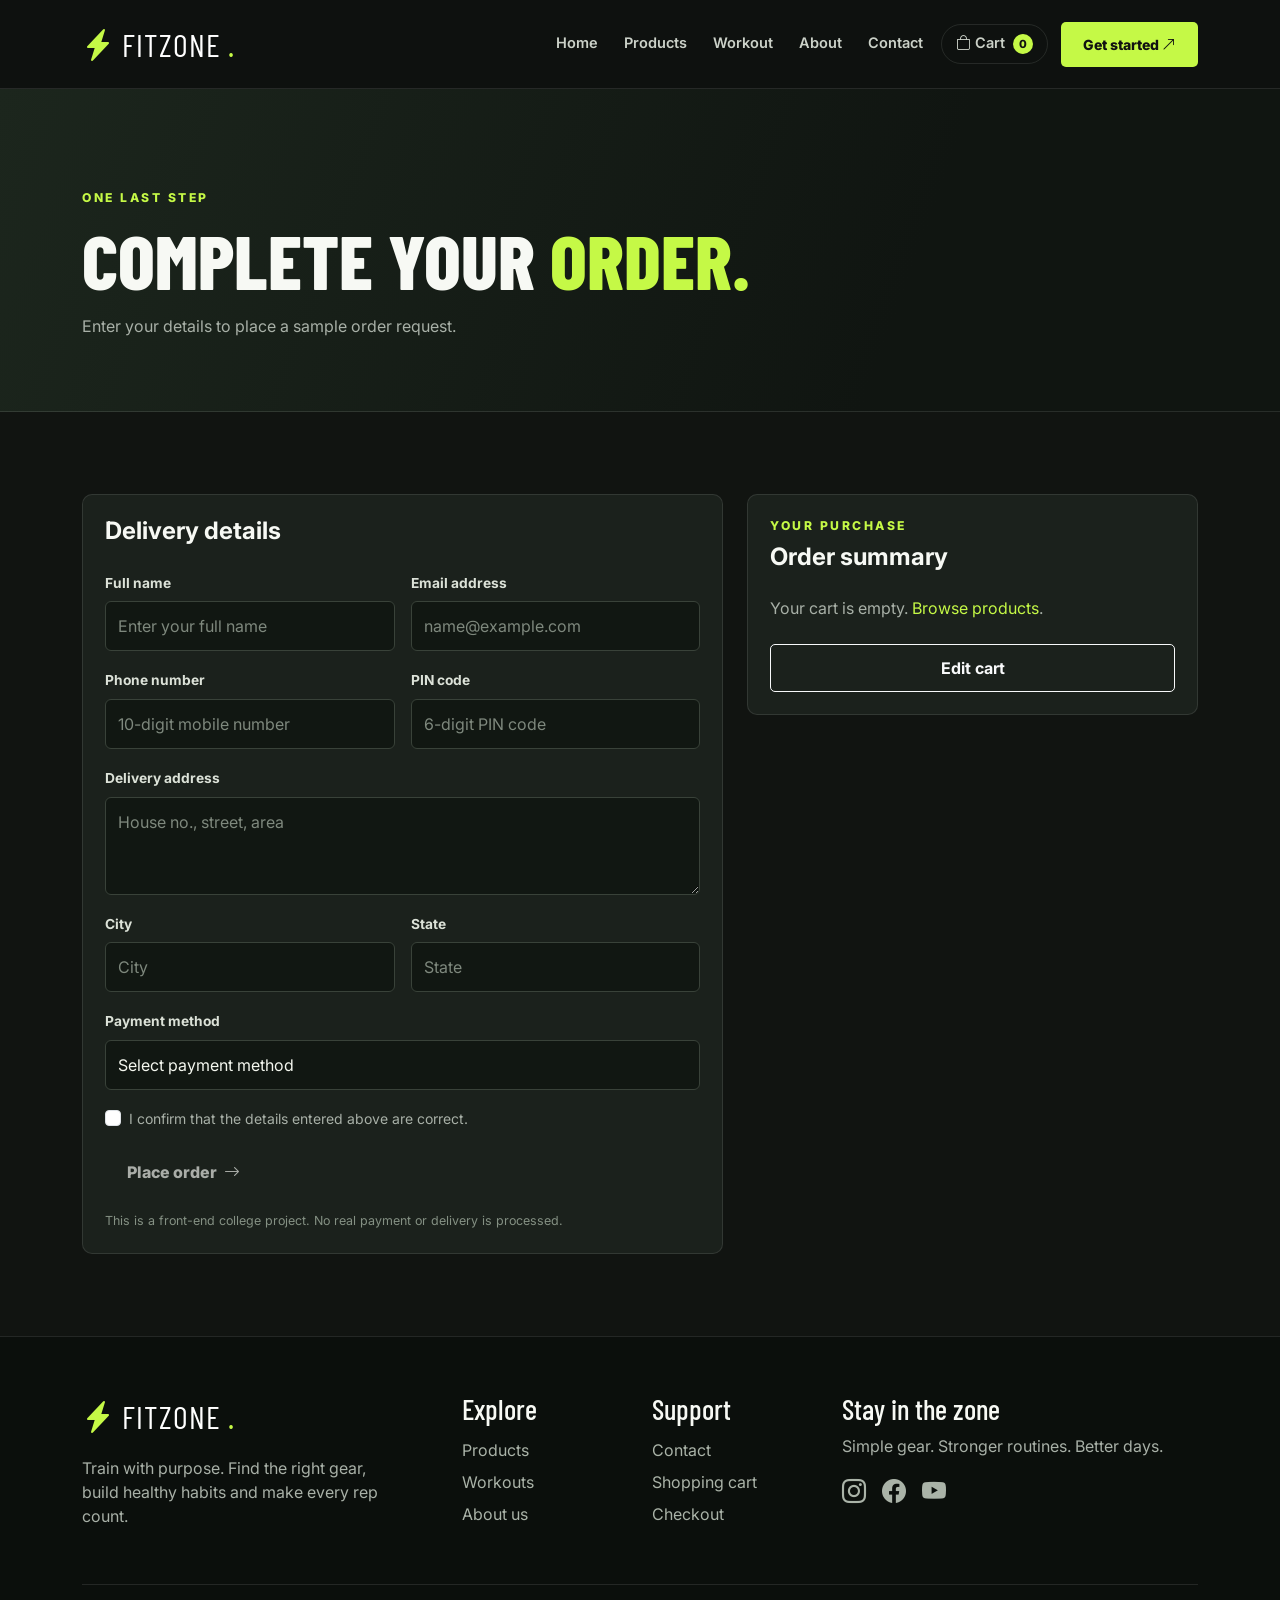
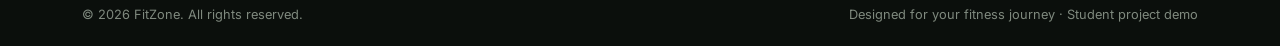
<file: projects/FitZone/pages/order.html>
<!DOCTYPE html>
<html lang="en">
 <head>
  <meta charset="utf-8"/>
  <meta content="width=device-width, initial-scale=1" name="viewport"/>
  <meta content="FitZone fitness equipment, workout inspiration and easy online ordering." name="description"/>
  <title>
   Checkout | FitZone
  </title>
  <link href="https://cdn.jsdelivr.net/npm/bootstrap@5.3.3/dist/css/bootstrap.min.css" rel="stylesheet"/>
  <link href="https://cdn.jsdelivr.net/npm/bootstrap-icons@1.11.3/font/bootstrap-icons.min.css" rel="stylesheet"/>
  <link href="../assets/css/style.css" rel="stylesheet"/>
 </head>
 <body>
  <nav class="navbar navbar-expand-lg navbar-dark sticky-top">
   <div class="container">
    <a class="navbar-brand" href="../index.html">
     <i class="bi bi-lightning-charge-fill text-lime">
     </i>
     FITZONE
     <span class="brand-dot">
      .
     </span>
    </a>
    <button aria-controls="mainNav" aria-expanded="false" aria-label="Toggle navigation" class="navbar-toggler" data-bs-target="#mainNav" data-bs-toggle="collapse" type="button">
     <span class="navbar-toggler-icon">
     </span>
    </button>
    <div class="collapse navbar-collapse" id="mainNav">
     <ul class="navbar-nav ms-auto align-items-lg-center">
      <li class="nav-item">
       <a class="nav-link" href="../index.html">
        Home
       </a>
      </li>
      <li class="nav-item">
       <a class="nav-link" href="products.html">
        Products
       </a>
      </li>
      <li class="nav-item">
       <a class="nav-link" href="workout.html">
        Workout
       </a>
      </li>
      <li class="nav-item">
       <a class="nav-link" href="about.html">
        About
       </a>
      </li>
      <li class="nav-item">
       <a class="nav-link" href="contact.html">
        Contact
       </a>
      </li>
      <li class="nav-item">
       <a class="nav-link cart-link" href="cart.html">
        <i class="bi bi-bag">
        </i>
        Cart
        <span class="cart-count">
         0
        </span>
       </a>
      </li>
      <li class="nav-item ms-lg-2 mt-2 mt-lg-0">
       <a class="btn btn-lime btn-sm" href="order.html">
        Get started
        <i class="bi bi-arrow-up-right">
        </i>
       </a>
      </li>
     </ul>
    </div>
   </div>
  </nav>
  <main>
   <section class="page-hero">
    <div class="container">
     <div class="eyebrow mb-3">
      One last step
     </div>
     <h1>
      Complete your
      <span class="text-lime">
       order.
      </span>
     </h1>
     <p class="section-sub mt-3 mb-0">
      Enter your details to place a sample order request.
     </p>
    </div>
   </section>
   <section class="section">
    <div class="container">
     <div class="row g-4">
      <div class="col-lg-7">
       <div class="form-panel">
        <h2 class="h4 fw-bold mb-4">
         Delivery details
        </h2>
        <form id="orderForm">
         <div class="row g-3">
          <div class="col-md-6">
           <label class="form-label" for="fullName">
            Full name
           </label>
           <input class="form-control" id="fullName" minlength="2" placeholder="Enter your full name" required="" type="text"/>
          </div>
          <div class="col-md-6">
           <label class="form-label" for="orderEmail">
            Email address
           </label>
           <input class="form-control" id="orderEmail" placeholder="name@example.com" required="" type="email"/>
          </div>
          <div class="col-md-6">
           <label class="form-label" for="phone">
            Phone number
           </label>
           <input class="form-control" id="phone" pattern="[0-9+ -]{10,15}" placeholder="10-digit mobile number" required="" type="tel"/>
          </div>
          <div class="col-md-6">
           <label class="form-label" for="pincode">
            PIN code
           </label>
           <input class="form-control" id="pincode" maxlength="6" pattern="[0-9]{6}" placeholder="6-digit PIN code" required="" type="text"/>
          </div>
          <div class="col-12">
           <label class="form-label" for="address">
            Delivery address
           </label>
           <textarea class="form-control" id="address" minlength="10" placeholder="House no., street, area" required="" rows="3"></textarea>
          </div>
          <div class="col-md-6">
           <label class="form-label" for="city">
            City
           </label>
           <input class="form-control" id="city" placeholder="City" required="" type="text"/>
          </div>
          <div class="col-md-6">
           <label class="form-label" for="state">
            State
           </label>
           <input class="form-control" id="state" placeholder="State" required="" type="text"/>
          </div>
          <div class="col-12">
           <label class="form-label" for="payment">
            Payment method
           </label>
           <select class="form-select" id="payment" required="">
            <option disabled="" selected="" value="">
             Select payment method
            </option>
            <option>
             Cash on delivery (demo)
            </option>
            <option>
             UPI (demo only)
            </option>
           </select>
          </div>
          <div class="col-12">
           <div class="form-check">
            <input class="form-check-input" id="terms" required="" type="checkbox"/>
            <label class="form-check-label muted small" for="terms">
             I confirm that the details entered above are correct.
            </label>
           </div>
          </div>
          <div class="col-12">
           <button class="btn btn-lime" id="placeOrderBtn" type="submit">
            Place order
            <i class="bi bi-arrow-right ms-1">
            </i>
           </button>
           <p class="small-note mt-3 mb-0">
            This is a front-end college project. No real payment or delivery is processed.
           </p>
          </div>
         </div>
        </form>
        <div class="success-box mt-3" id="orderSuccess" role="status">
        </div>
       </div>
      </div>
      <div class="col-lg-5">
       <div class="cart-panel">
        <div class="eyebrow mb-2">
         Your purchase
        </div>
        <h2 class="h4 fw-bold mb-4">
         Order summary
        </h2>
        <div id="checkoutSummary">
         <p class="muted">
          Loading cart...
         </p>
        </div>
        <a class="btn btn-outline-light w-100 mt-4" href="cart.html">
         Edit cart
        </a>
       </div>
      </div>
     </div>
    </div>
   </section>
  </main>
  <footer class="footer">
   <div class="container">
    <div class="row g-4">
     <div class="col-lg-4">
      <a class="navbar-brand" href="../index.html">
       <i class="bi bi-lightning-charge-fill text-lime">
       </i>
       FITZONE
       <span class="brand-dot">
        .
       </span>
      </a>
      <p class="muted mt-3 pe-lg-5">
       Train with purpose. Find the right gear, build healthy habits and make every rep count.
      </p>
     </div>
     <div class="col-6 col-lg-2">
      <h4>
       Explore
      </h4>
      <ul class="list-unstyled lh-lg">
       <li>
        <a href="products.html">
         Products
        </a>
       </li>
       <li>
        <a href="workout.html">
         Workouts
        </a>
       </li>
       <li>
        <a href="about.html">
         About us
        </a>
       </li>
      </ul>
     </div>
     <div class="col-6 col-lg-2">
      <h4>
       Support
      </h4>
      <ul class="list-unstyled lh-lg">
       <li>
        <a href="contact.html">
         Contact
        </a>
       </li>
       <li>
        <a href="cart.html">
         Shopping cart
        </a>
       </li>
       <li>
        <a href="order.html">
         Checkout
        </a>
       </li>
      </ul>
     </div>
     <div class="col-lg-4">
      <h4>
       Stay in the zone
      </h4>
      <p class="muted">
       Simple gear. Stronger routines. Better days.
      </p>
      <div class="d-flex gap-3 fs-4">
       <a aria-label="Instagram" href="#">
        <i class="bi bi-instagram">
        </i>
       </a>
       <a aria-label="Facebook" href="#">
        <i class="bi bi-facebook">
        </i>
       </a>
       <a aria-label="YouTube" href="#">
        <i class="bi bi-youtube">
        </i>
       </a>
      </div>
     </div>
    </div>
    <div class="footer-bottom d-flex flex-column flex-md-row justify-content-between gap-2">
     <span>
      &copy; 2026 FitZone. All rights reserved.
     </span>
     <span>
      Designed for your fitness journey &middot; Student project demo
     </span>
    </div>
   </div>
  </footer>
  <div class="toast-container position-fixed bottom-0 end-0 p-3">
   <div aria-atomic="true" aria-live="polite" class="toast" id="liveToast" role="status">
    <div class="toast-header">
     <i class="bi bi-check-circle-fill text-lime me-2">
     </i>
     <strong class="me-auto toast-title">
      Added to cart
     </strong>
     <button aria-label="Close" class="btn-close btn-close-white" data-bs-dismiss="toast" type="button">
     </button>
    </div>
    <div class="toast-body">
     Your fitness gear is in the cart.
    </div>
   </div>
  </div>
  <script src="https://cdn.jsdelivr.net/npm/bootstrap@5.3.3/dist/js/bootstrap.bundle.min.js">
  </script>
  <script src="../assets/js/script.js">
  </script>
 </body>
</html>
</file>
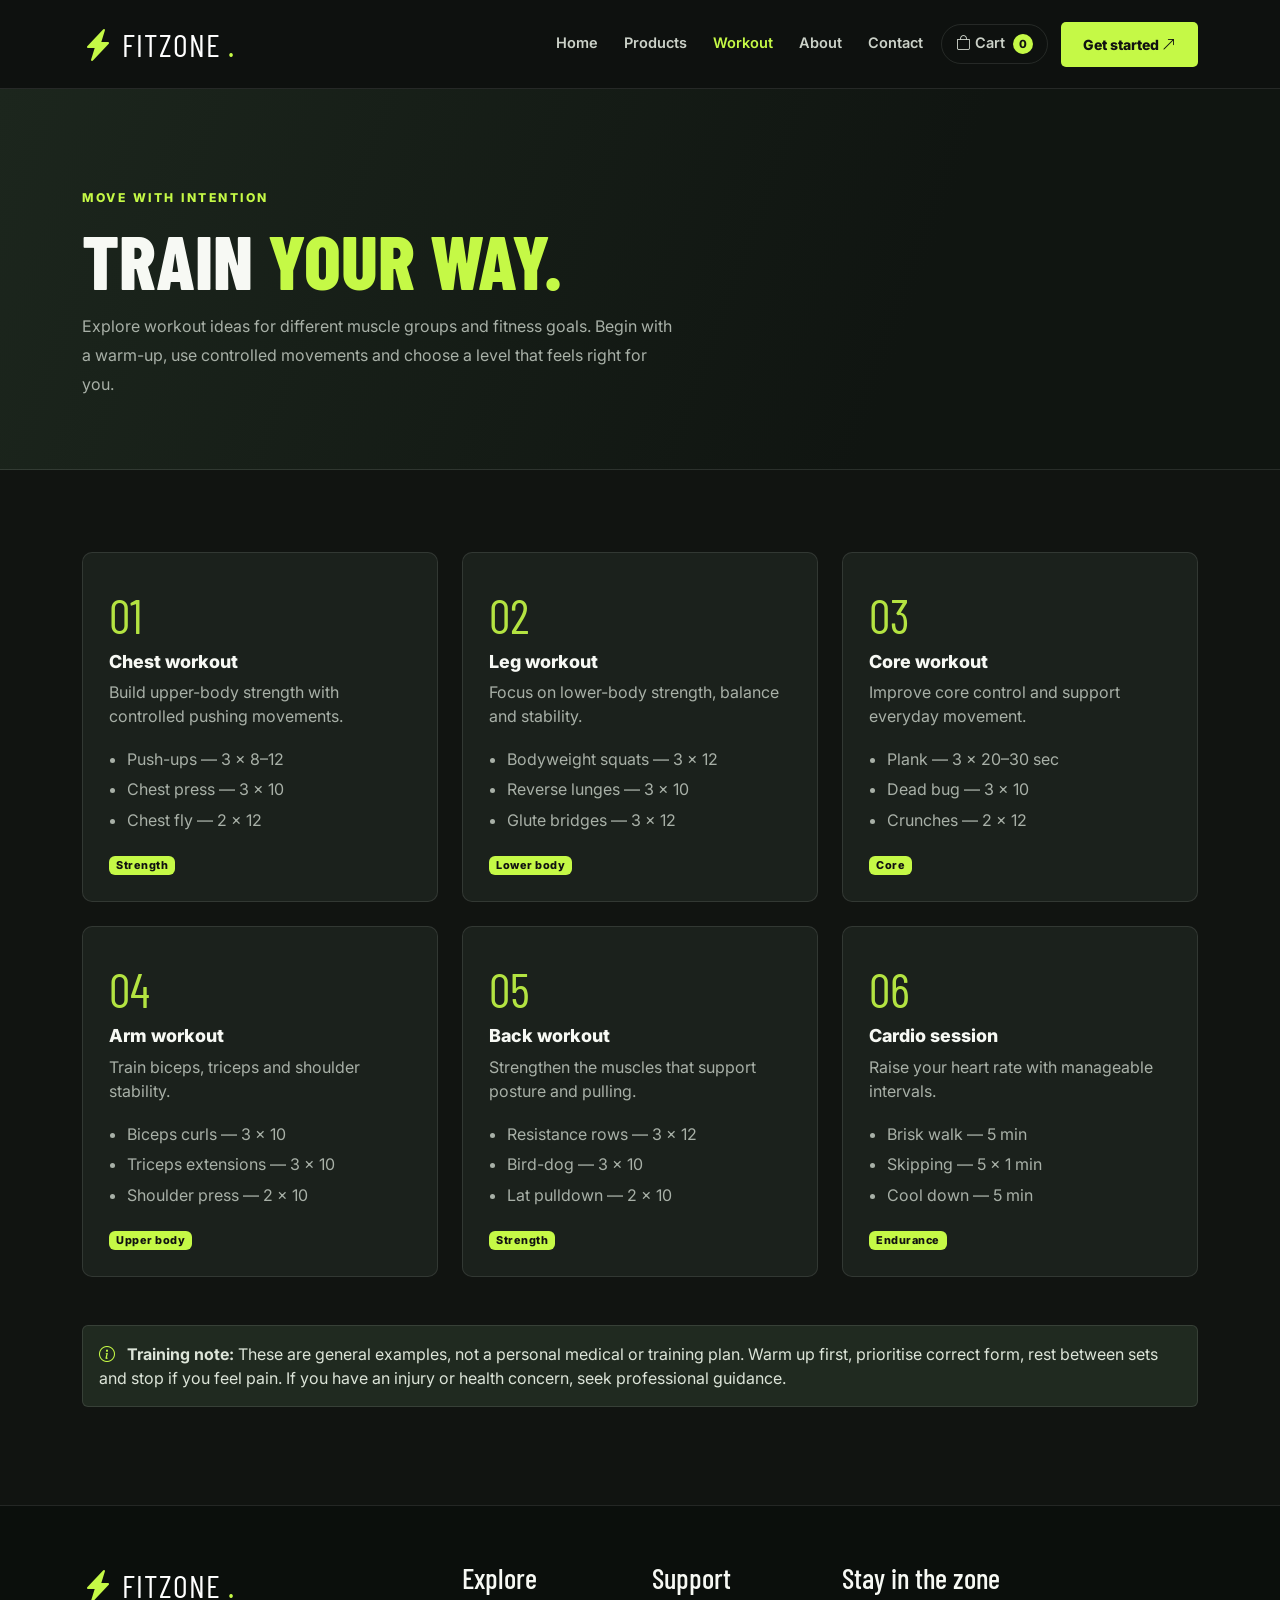
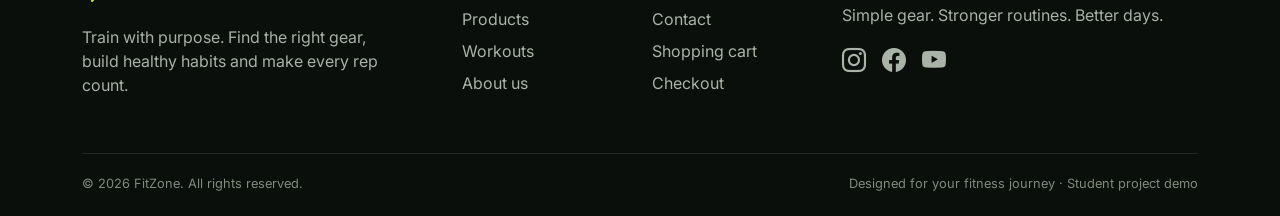
<file: projects/FitZone/pages/workout.html>
<!DOCTYPE html>
<html lang="en">
 <head>
  <meta charset="utf-8"/>
  <meta content="width=device-width, initial-scale=1" name="viewport"/>
  <meta content="FitZone fitness equipment, workout inspiration and easy online ordering." name="description"/>
  <title>
   Workout | FitZone
  </title>
  <link href="https://cdn.jsdelivr.net/npm/bootstrap@5.3.3/dist/css/bootstrap.min.css" rel="stylesheet"/>
  <link href="https://cdn.jsdelivr.net/npm/bootstrap-icons@1.11.3/font/bootstrap-icons.min.css" rel="stylesheet"/>
  <link href="../assets/css/style.css" rel="stylesheet"/>
 </head>
 <body>
  <nav class="navbar navbar-expand-lg navbar-dark sticky-top">
   <div class="container">
    <a class="navbar-brand" href="../index.html">
     <i class="bi bi-lightning-charge-fill text-lime">
     </i>
     FITZONE
     <span class="brand-dot">
      .
     </span>
    </a>
    <button aria-controls="mainNav" aria-expanded="false" aria-label="Toggle navigation" class="navbar-toggler" data-bs-target="#mainNav" data-bs-toggle="collapse" type="button">
     <span class="navbar-toggler-icon">
     </span>
    </button>
    <div class="collapse navbar-collapse" id="mainNav">
     <ul class="navbar-nav ms-auto align-items-lg-center">
      <li class="nav-item">
       <a class="nav-link" href="../index.html">
        Home
       </a>
      </li>
      <li class="nav-item">
       <a class="nav-link" href="products.html">
        Products
       </a>
      </li>
      <li class="nav-item">
       <a class="nav-link" href="workout.html">
        Workout
       </a>
      </li>
      <li class="nav-item">
       <a class="nav-link" href="about.html">
        About
       </a>
      </li>
      <li class="nav-item">
       <a class="nav-link" href="contact.html">
        Contact
       </a>
      </li>
      <li class="nav-item">
       <a class="nav-link cart-link" href="cart.html">
        <i class="bi bi-bag">
        </i>
        Cart
        <span class="cart-count">
         0
        </span>
       </a>
      </li>
      <li class="nav-item ms-lg-2 mt-2 mt-lg-0">
       <a class="btn btn-lime btn-sm" href="order.html">
        Get started
        <i class="bi bi-arrow-up-right">
        </i>
       </a>
      </li>
     </ul>
    </div>
   </div>
  </nav>
  <main>
   <section class="page-hero">
    <div class="container">
     <div class="eyebrow mb-3">
      Move with intention
     </div>
     <h1>
      Train
      <span class="text-lime">
       your way.
      </span>
     </h1>
     <p class="section-sub mt-3 mb-0">
      Explore workout ideas for different muscle groups and fitness goals. Begin with a warm-up, use controlled movements and choose a level that feels right for you.
     </p>
    </div>
   </section>
   <section class="section">
    <div class="container">
     <div class="row g-4">
      <div class="col-md-6 col-lg-4">
       <article class="workout-card">
        <div class="workout-number">
         01
        </div>
        <h3>
         Chest workout
        </h3>
        <p class="muted">
         Build upper-body strength with controlled pushing movements.
        </p>
        <ul>
         <li>
          Push-ups &mdash; 3 &times; 8&ndash;12
         </li>
         <li>
          Chest press &mdash; 3 &times; 10
         </li>
         <li>
          Chest fly &mdash; 2 &times; 12
         </li>
        </ul>
        <span class="badge badge-lime">
         Strength
        </span>
       </article>
      </div>
      <div class="col-md-6 col-lg-4">
       <article class="workout-card">
        <div class="workout-number">
         02
        </div>
        <h3>
         Leg workout
        </h3>
        <p class="muted">
         Focus on lower-body strength, balance and stability.
        </p>
        <ul>
         <li>
          Bodyweight squats &mdash; 3 &times; 12
         </li>
         <li>
          Reverse lunges &mdash; 3 &times; 10
         </li>
         <li>
          Glute bridges &mdash; 3 &times; 12
         </li>
        </ul>
        <span class="badge badge-lime">
         Lower body
        </span>
       </article>
      </div>
      <div class="col-md-6 col-lg-4">
       <article class="workout-card">
        <div class="workout-number">
         03
        </div>
        <h3>
         Core workout
        </h3>
        <p class="muted">
         Improve core control and support everyday movement.
        </p>
        <ul>
         <li>
          Plank &mdash; 3 &times; 20&ndash;30 sec
         </li>
         <li>
          Dead bug &mdash; 3 &times; 10
         </li>
         <li>
          Crunches &mdash; 2 &times; 12
         </li>
        </ul>
        <span class="badge badge-lime">
         Core
        </span>
       </article>
      </div>
      <div class="col-md-6 col-lg-4">
       <article class="workout-card">
        <div class="workout-number">
         04
        </div>
        <h3>
         Arm workout
        </h3>
        <p class="muted">
         Train biceps, triceps and shoulder stability.
        </p>
        <ul>
         <li>
          Biceps curls &mdash; 3 &times; 10
         </li>
         <li>
          Triceps extensions &mdash; 3 &times; 10
         </li>
         <li>
          Shoulder press &mdash; 2 &times; 10
         </li>
        </ul>
        <span class="badge badge-lime">
         Upper body
        </span>
       </article>
      </div>
      <div class="col-md-6 col-lg-4">
       <article class="workout-card">
        <div class="workout-number">
         05
        </div>
        <h3>
         Back workout
        </h3>
        <p class="muted">
         Strengthen the muscles that support posture and pulling.
        </p>
        <ul>
         <li>
          Resistance rows &mdash; 3 &times; 12
         </li>
         <li>
          Bird-dog &mdash; 3 &times; 10
         </li>
         <li>
          Lat pulldown &mdash; 2 &times; 10
         </li>
        </ul>
        <span class="badge badge-lime">
         Strength
        </span>
       </article>
      </div>
      <div class="col-md-6 col-lg-4">
       <article class="workout-card">
        <div class="workout-number">
         06
        </div>
        <h3>
         Cardio session
        </h3>
        <p class="muted">
         Raise your heart rate with manageable intervals.
        </p>
        <ul>
         <li>
          Brisk walk &mdash; 5 min
         </li>
         <li>
          Skipping &mdash; 5 &times; 1 min
         </li>
         <li>
          Cool down &mdash; 5 min
         </li>
        </ul>
        <span class="badge badge-lime">
         Endurance
        </span>
       </article>
      </div>
     </div>
     <div class="alert mt-5" style="background:#202a20;border:1px solid var(--line);color:#dce4d8">
      <i class="bi bi-info-circle text-lime me-2">
      </i>
      <strong>
       Training note:
      </strong>
      These are general examples, not a personal medical or training plan. Warm up first, prioritise correct form, rest between sets and stop if you feel pain. If you have an injury or health concern, seek professional guidance.
     </div>
    </div>
   </section>
  </main>
  <footer class="footer">
   <div class="container">
    <div class="row g-4">
     <div class="col-lg-4">
      <a class="navbar-brand" href="../index.html">
       <i class="bi bi-lightning-charge-fill text-lime">
       </i>
       FITZONE
       <span class="brand-dot">
        .
       </span>
      </a>
      <p class="muted mt-3 pe-lg-5">
       Train with purpose. Find the right gear, build healthy habits and make every rep count.
      </p>
     </div>
     <div class="col-6 col-lg-2">
      <h4>
       Explore
      </h4>
      <ul class="list-unstyled lh-lg">
       <li>
        <a href="products.html">
         Products
        </a>
       </li>
       <li>
        <a href="workout.html">
         Workouts
        </a>
       </li>
       <li>
        <a href="about.html">
         About us
        </a>
       </li>
      </ul>
     </div>
     <div class="col-6 col-lg-2">
      <h4>
       Support
      </h4>
      <ul class="list-unstyled lh-lg">
       <li>
        <a href="contact.html">
         Contact
        </a>
       </li>
       <li>
        <a href="cart.html">
         Shopping cart
        </a>
       </li>
       <li>
        <a href="order.html">
         Checkout
        </a>
       </li>
      </ul>
     </div>
     <div class="col-lg-4">
      <h4>
       Stay in the zone
      </h4>
      <p class="muted">
       Simple gear. Stronger routines. Better days.
      </p>
      <div class="d-flex gap-3 fs-4">
       <a aria-label="Instagram" href="#">
        <i class="bi bi-instagram">
        </i>
       </a>
       <a aria-label="Facebook" href="#">
        <i class="bi bi-facebook">
        </i>
       </a>
       <a aria-label="YouTube" href="#">
        <i class="bi bi-youtube">
        </i>
       </a>
      </div>
     </div>
    </div>
    <div class="footer-bottom d-flex flex-column flex-md-row justify-content-between gap-2">
     <span>
      &copy; 2026 FitZone. All rights reserved.
     </span>
     <span>
      Designed for your fitness journey &middot; Student project demo
     </span>
    </div>
   </div>
  </footer>
  <div class="toast-container position-fixed bottom-0 end-0 p-3">
   <div aria-atomic="true" aria-live="polite" class="toast" id="liveToast" role="status">
    <div class="toast-header">
     <i class="bi bi-check-circle-fill text-lime me-2">
     </i>
     <strong class="me-auto toast-title">
      Added to cart
     </strong>
     <button aria-label="Close" class="btn-close btn-close-white" data-bs-dismiss="toast" type="button">
     </button>
    </div>
    <div class="toast-body">
     Your fitness gear is in the cart.
    </div>
   </div>
  </div>
  <script src="https://cdn.jsdelivr.net/npm/bootstrap@5.3.3/dist/js/bootstrap.bundle.min.js">
  </script>
  <script src="../assets/js/script.js">
  </script>
 </body>
</html>
</file>
<file: css/style.css>
/* =========================================
   PERSONAL PORTFOLIO — MAIN STYLESHEET
   Edit colors and spacing in :root below.
========================================= */

:root {
  --bg: #0b1020;
  --bg-soft: #10182b;
  --panel: rgba(20, 29, 49, 0.78);
  --panel-solid: #141d31;
  --text: #f4f6ff;
  --muted: #a3aec4;
  --subtle: #6f7b94;
  --accent: #8b7bff;
  --accent-2: #36d6c5;
  --border: rgba(173, 188, 220, 0.14);
  --font-body: "DM Sans", sans-serif;
  --font-display: "Space Grotesk", sans-serif;
  --container: 1120px;
  --radius: 22px;
  --shadow: 0 24px 70px rgba(0, 0, 0, 0.24);
}

* { box-sizing: border-box; margin: 0; padding: 0; }
html { scroll-behavior: smooth; scroll-padding-top: 90px; }
body {
  min-width: 320px;
  background: var(--bg);
  color: var(--text);
  font-family: var(--font-body);
  line-height: 1.65;
  overflow-x: hidden;
}
a { color: inherit; text-decoration: none; }
button, input, textarea { font: inherit; }
button, a { -webkit-tap-highlight-color: transparent; }
::selection { background: rgba(139, 123, 255, .35); color: white; }
.container { width: min(var(--container), calc(100% - 48px)); margin-inline: auto; }
.section { position: relative; padding: 112px 0; }
.section-soft { background: linear-gradient(180deg, rgba(18, 27, 47, .76), rgba(13, 19, 35, .8)); border-block: 1px solid rgba(173, 188, 220, .06); }
.page-glow { position: fixed; width: 420px; height: 420px; border-radius: 50%; filter: blur(110px); opacity: .12; pointer-events: none; z-index: -1; }
.page-glow-one { background: #725cff; top: 2%; left: -220px; }
.page-glow-two { background: #16cdbb; right: -250px; top: 48%; }

/* Navigation */
.site-header { position: sticky; top: 0; z-index: 100; background: rgba(11, 16, 32, .82); backdrop-filter: blur(18px); border-bottom: 1px solid var(--border); }
.nav { min-height: 76px; display: flex; align-items: center; justify-content: space-between; gap: 30px; }
.brand { display: inline-flex; align-items: center; gap: 10px; font: 700 20px var(--font-display); letter-spacing: -.7px; white-space: nowrap; }
.brand-mark { display: grid; place-items: center; width: 34px; height: 34px; border-radius: 11px; color: white; font-size: 17px; background: linear-gradient(135deg, var(--accent), #5b9cff); box-shadow: 0 8px 24px rgba(116, 104, 255, .28); }
.brand-accent { color: var(--accent-2); }
.nav-links { display: flex; align-items: center; gap: 27px; }
.nav-link { color: var(--muted); font-size: 13px; font-weight: 600; transition: color .2s ease; }
.nav-link:hover, .nav-link.active { color: white; }
.nav-cta { padding: 10px 16px; border: 1px solid rgba(139, 123, 255, .5); border-radius: 999px; color: white; font-size: 13px; font-weight: 700; transition: .2s ease; }
.nav-cta:hover { background: var(--accent); border-color: var(--accent); }
.nav-cta span { margin-left: 7px; color: var(--accent-2); }
.menu-toggle { display: none; border: 0; background: transparent; width: 42px; height: 42px; cursor: pointer; }
.menu-toggle span { display: block; width: 22px; height: 2px; background: white; margin: 5px auto; border-radius: 2px; transition: .2s; }

/* Hero */
.hero { min-height: 690px; display: grid; grid-template-columns: 1.05fr .95fr; align-items: center; gap: 50px; padding-top: 92px; padding-bottom: 120px; }
.availability { display: inline-flex; align-items: center; gap: 9px; padding: 7px 12px; border: 1px solid rgba(54, 214, 197, .24); border-radius: 999px; color: #b7eee8; background: rgba(54, 214, 197, .07); font-size: 11px; font-weight: 700; letter-spacing: .2px; margin-bottom: 28px; }
.availability-dot { width: 7px; height: 7px; border-radius: 50%; background: var(--accent-2); box-shadow: 0 0 12px var(--accent-2); }
.eyebrow { color: var(--accent-2); font-size: 11px; font-weight: 700; letter-spacing: 2.2px; margin-bottom: 13px; }
.hero h1 { font: 700 clamp(52px, 7vw, 82px)/1.03 var(--font-display); letter-spacing: -4px; margin-bottom: 13px; }
.accent-dot { color: var(--accent-2); }
.hero-role { color: #c7cee0; font: 500 clamp(19px, 2.5vw, 25px) var(--font-display); margin-bottom: 22px; }
#typingText { color: var(--accent); }
.typing-cursor { color: var(--accent-2); animation: blink .8s infinite; }
@keyframes blink { 50% { opacity: 0; } }
.hero-description { max-width: 510px; color: var(--muted); font-size: 15px; line-height: 1.9; }
.hero-actions { display: flex; flex-wrap: wrap; gap: 13px; margin-top: 32px; }
.button { display: inline-flex; align-items: center; justify-content: center; gap: 15px; min-height: 48px; padding: 0 21px; border-radius: 9px; font-size: 13px; font-weight: 700; border: 1px solid transparent; cursor: pointer; transition: transform .2s, box-shadow .2s, background .2s; }
.button:hover { transform: translateY(-3px); }
.button-primary { color: #fff; background: linear-gradient(110deg, #7868ef, #5c8fff); box-shadow: 0 12px 28px rgba(110, 103, 242, .22); }
.button-primary:hover { box-shadow: 0 15px 34px rgba(110, 103, 242, .34); }
.button-primary span { color: #bafaf0; font-size: 17px; }
.button-outline { border-color: var(--border); color: var(--text); background: rgba(255,255,255,.02); }
.button-outline:hover { border-color: var(--accent); background: rgba(139, 123, 255, .08); }
.hero-socials { display: flex; align-items: center; gap: 10px; margin-top: 38px; }
.hero-socials a { display: grid; place-items: center; width: 32px; height: 32px; border: 1px solid var(--border); border-radius: 50%; color: #c5cce0; font-size: 10px; font-weight: 700; transition: .2s; }
.hero-socials a:hover { color: white; background: var(--accent); border-color: var(--accent); }
.social-caption { color: var(--subtle); font-size: 11px; margin-left: 4px; }
.hero-visual { position: relative; display: grid; place-items: center; min-height: 440px; }
.profile-card { position: relative; z-index: 2; width: min(340px, 82%); padding: 23px; border: 1px solid rgba(173, 188, 220, .2); border-radius: 25px; background: linear-gradient(145deg, rgba(29, 40, 67, .96), rgba(16, 24, 43, .96)); box-shadow: var(--shadow); transform: rotate(2deg); }
.profile-topline { display: flex; justify-content: space-between; color: #7886a2; font-size: 8px; font-weight: 700; letter-spacing: 1.2px; }
.profile-status { color: var(--accent-2); }
.profile-avatar { width: 142px; height: 142px; display: grid; place-items: center; margin: 32px auto 19px; border-radius: 50%; border: 1px solid rgba(139, 123, 255, .6); background: radial-gradient(circle at 35% 25%, #9c90ff, #5146a5 60%, #1d2949); box-shadow: 0 0 0 9px rgba(139, 123, 255, .07), 0 0 50px rgba(139, 123, 255, .22); }
.profile-avatar { overflow: hidden; }
.profile-avatar img { width: 100%; height: 100%; object-fit: cover; display: block; }
.profile-avatar span { font: 700 42px var(--font-display); color: white; letter-spacing: -2px; }
.profile-card-name { text-align: center; font: 700 22px var(--font-display); }
.profile-card-role { text-align: center; color: var(--muted); font-size: 12px; margin-top: 3px; }
.profile-card-divider { height: 1px; background: var(--border); margin: 23px 0 17px; }
.profile-mini-stats { display: grid; grid-template-columns: 1fr 1fr; text-align: center; }
.profile-mini-stats div + div { border-left: 1px solid var(--border); }
.profile-mini-stats strong { display: block; color: var(--accent-2); font: 700 20px var(--font-display); }
.profile-mini-stats span { color: var(--subtle); font-size: 10px; }
.orbit { position: absolute; border: 1px solid rgba(139, 123, 255, .22); border-radius: 50%; transform: rotate(-25deg); }
.orbit-one { width: 440px; height: 270px; }
.orbit-two { width: 390px; height: 340px; transform: rotate(48deg); border-color: rgba(54, 214, 197, .17); }
.floating-tag { position: absolute; z-index: 3; padding: 10px 14px; border: 1px solid var(--border); border-radius: 10px; background: #17213a; color: #dfe5f5; font-size: 10px; font-weight: 700; box-shadow: 0 12px 28px rgba(0,0,0,.22); }
.tag-code { top: 80px; left: 0; transform: rotate(-7deg); }
.tag-icon { color: var(--accent-2); margin-right: 5px; font-size: 13px; }
.tag-spark { bottom: 76px; right: -2px; transform: rotate(6deg); color: #d9d2ff; }
.hero-visual-caption { position: absolute; bottom: 3px; right: 8%; color: var(--subtle); font-size: 10px; letter-spacing: 1px; text-transform: uppercase; display: flex; align-items: center; gap: 9px; }
.caption-line { display: block; width: 28px; height: 1px; background: var(--accent-2); }
.scroll-cue { position: absolute; bottom: 35px; left: 0; display: flex; align-items: center; gap: 10px; color: var(--subtle); font-size: 10px; letter-spacing: 1px; text-transform: uppercase; }
.scroll-mouse { width: 16px; height: 24px; border: 1px solid #66728b; border-radius: 9px; position: relative; }
.scroll-mouse::after { content: ""; position: absolute; width: 2px; height: 5px; background: var(--accent-2); border-radius: 2px; top: 5px; left: 6px; animation: scroll 1.2s infinite; }
@keyframes scroll { to { transform: translateY(7px); opacity: 0; } }

/* Section headings and about */
.section-heading { max-width: 680px; margin-bottom: 48px; }
.section-heading h2 { font: 700 clamp(32px, 4.5vw, 45px)/1.15 var(--font-display); letter-spacing: -1.8px; }
.gradient-text { background: linear-gradient(100deg, #a69aff, #48dcca); -webkit-background-clip: text; background-clip: text; color: transparent; }
.section-intro { color: var(--muted); font-size: 14px; margin-top: 14px; max-width: 560px; }
.about-grid { display: grid; grid-template-columns: 1.1fr .9fr; gap: 22px; }
.about-panel, .skills-card, .tools-card { padding: 34px; border: 1px solid var(--border); border-radius: var(--radius); background: var(--panel); }
.panel-kicker { color: var(--accent-2); font-size: 10px; font-weight: 700; letter-spacing: 1.5px; margin-bottom: 24px; }
.about-panel h3 { font: 700 30px/1.25 var(--font-display); letter-spacing: -1px; margin-bottom: 20px; }
.about-panel p { color: var(--muted); font-size: 13px; line-height: 1.9; margin-bottom: 14px; }
.text-link { display: inline-flex; gap: 12px; align-items: center; color: #c4bcff; font-size: 12px; font-weight: 700; margin-top: 10px; }
.text-link span { color: var(--accent-2); font-size: 18px; }
.about-facts { display: grid; grid-template-columns: 1fr 1fr; gap: 14px; }
.fact-card { display: flex; align-items: flex-start; gap: 13px; padding: 22px 17px; min-height: 112px; border: 1px solid var(--border); border-radius: 16px; background: rgba(20, 29, 49, .62); }
.fact-icon { flex: 0 0 34px; height: 34px; display: grid; place-items: center; border-radius: 10px; color: var(--accent-2); background: rgba(54, 214, 197, .09); font-size: 17px; }
.fact-card h4 { font: 600 13px var(--font-display); margin: 2px 0 5px; }
.fact-card p { color: var(--muted); font-size: 10px; line-height: 1.5; }

/* Education timeline */
.timeline { max-width: 850px; margin-left: 10px; border-left: 1px solid rgba(139, 123, 255, .38); }
.timeline-item { position: relative; display: grid; grid-template-columns: 150px 1fr; gap: 30px; padding: 0 0 38px 35px; }
.timeline-item:last-child { padding-bottom: 0; }
.timeline-marker { position: absolute; left: -6px; top: 4px; width: 11px; height: 11px; border: 2px solid var(--accent-2); border-radius: 50%; background: var(--bg); box-shadow: 0 0 0 5px rgba(54, 214, 197, .08); }
.timeline-date { color: var(--accent-2); font-size: 11px; font-weight: 700; padding-top: 2px; }
.timeline-content { padding: 24px 26px; border: 1px solid var(--border); border-radius: 15px; background: rgba(20, 29, 49, .56); }
.timeline-label { color: #9d91ff; font-size: 9px; font-weight: 700; letter-spacing: 1.5px; }
.timeline-content h3 { font: 600 18px var(--font-display); margin: 7px 0 3px; }
.timeline-place { color: var(--accent-2) !important; font-size: 11px !important; margin-bottom: 8px !important; }
.timeline-content p { color: var(--muted); font-size: 12px; }

/* Skills */
.skills-layout { display: grid; grid-template-columns: 1.1fr .9fr; gap: 20px; }
.card-title-row { display: flex; justify-content: space-between; align-items: center; gap: 12px; margin-bottom: 26px; }
.skills-card h3, .tools-card h3 { font: 600 19px var(--font-display); }
.small-chip { padding: 5px 9px; color: var(--accent-2); border: 1px solid rgba(54, 214, 197, .2); border-radius: 999px; font-size: 8px; letter-spacing: 1px; }
.skill-item { margin-bottom: 20px; }
.skill-meta { display: flex; justify-content: space-between; color: #dfe4f2; font-size: 11px; margin-bottom: 8px; }
.skill-meta span:last-child { color: var(--subtle); font-size: 10px; }
.skill-track { height: 6px; border-radius: 9px; background: rgba(255,255,255,.07); overflow: hidden; }
.skill-track span { display: block; height: 100%; border-radius: inherit; background: linear-gradient(90deg, var(--accent), var(--accent-2)); }
.skill-note { color: var(--subtle); font-size: 10px; margin-top: 24px; }
.tools-card { display: flex; flex-direction: column; }
.tool-chips { display: flex; flex-wrap: wrap; gap: 9px; margin-top: 25px; }
.tool-chips span, .project-tags span { padding: 7px 11px; border: 1px solid var(--border); border-radius: 7px; color: #c6cee0; background: rgba(255,255,255,.025); font-size: 10px; }
.learning-note { display: flex; gap: 14px; margin-top: auto; padding: 18px; border: 1px solid rgba(139, 123, 255, .2); border-radius: 13px; background: rgba(139, 123, 255, .07); }
.learning-icon { color: var(--accent-2); font-size: 23px; }
.learning-note strong { font: 600 12px var(--font-display); }
.learning-note p { color: var(--muted); font-size: 10px; margin-top: 4px; }

/* Projects */
.projects-grid { display: grid; grid-template-columns: repeat(3, 1fr); gap: 19px; }
.project-card { overflow: hidden; border: 1px solid var(--border); border-radius: 18px; background: var(--panel); transition: transform .25s, border-color .25s; }
.project-card:hover { transform: translateY(-7px); border-color: rgba(139, 123, 255, .48); }
.project-art { height: 205px; position: relative; overflow: hidden; display: grid; place-items: center; }
.project-art-one { background: radial-gradient(circle at 50% 60%, #4b478e, #202d50 70%); }
.project-art-two { background: radial-gradient(circle at 50% 55%, #286b77, #172d4a 70%); }
.project-art-three { background: radial-gradient(circle at 50% 50%, #8c695c, #2a3c51 75%); }
.project-art-symbol { position: absolute; top: 18px; left: 20px; color: rgba(255,255,255,.45); font-size: 25px; }
.project-art-label { position: absolute; top: 23px; right: 20px; color: rgba(255,255,255,.55); font-size: 8px; letter-spacing: 1.5px; }
.mock-window { width: 62%; height: 110px; padding: 12px; border: 1px solid rgba(255,255,255,.3); border-radius: 9px; background: rgba(13, 19, 35, .65); box-shadow: 0 15px 40px rgba(0,0,0,.25); transform: rotate(-5deg); }
.mock-window i { display: inline-block; width: 5px; height: 5px; border-radius: 50%; background: #b7b1ff; margin-right: 3px; }
.mock-window-line { width: 65%; height: 7px; border-radius: 5px; background: #a9a1ff; margin: 17px auto 9px; }
.mock-window-block { width: 80%; height: 28px; border-radius: 5px; margin: auto; background: linear-gradient(90deg, rgba(54,214,197,.6), rgba(139,123,255,.6)); }
.phone-mock { width: 72px; height: 137px; border: 3px solid rgba(255,255,255,.75); border-radius: 16px; background: rgba(11,16,32,.8); display: flex; flex-direction: column; align-items: center; padding: 17px 9px 10px; box-shadow: 0 15px 35px rgba(0,0,0,.3); transform: rotate(7deg); }
.phone-notch { position: absolute; top: 5px; width: 25px; height: 4px; border-radius: 4px; background: rgba(255,255,255,.5); }
.phone-circle { width: 27px; height: 27px; border-radius: 50%; background: linear-gradient(135deg, #51ddc9, #8b7bff); margin: 8px 0 12px; }
.phone-line { width: 100%; height: 5px; border-radius: 5px; background: rgba(255,255,255,.65); margin-bottom: 6px; }
.phone-line.short { width: 65%; align-self: flex-start; background: rgba(255,255,255,.3); }
.phone-button { width: 100%; height: 15px; border-radius: 5px; background: #8275f4; margin-top: 7px; }
.photo-mock { position: relative; width: 72%; height: 125px; overflow: hidden; border: 5px solid rgba(255,255,255,.7); border-radius: 5px; background: linear-gradient(#f2b38a 0%, #e49c81 42%, #668b83 43%, #254a51 100%); transform: rotate(-4deg); box-shadow: 0 15px 35px rgba(0,0,0,.25); }
.photo-sun { position: absolute; top: 17px; left: 48%; width: 28px; height: 28px; border-radius: 50%; background: #ffe0a2; }
.photo-hill { position: absolute; bottom: -30px; width: 150px; height: 90px; border-radius: 50% 50% 0 0; }
.hill-a { left: -15px; background: #315c55; transform: rotate(-12deg); }
.hill-b { right: -20px; background: #1d4145; transform: rotate(12deg); }
.project-info { padding: 23px; }
.project-tags { display: flex; flex-wrap: wrap; gap: 6px; }
.project-tags span { padding: 5px 8px; font-size: 8px; }
.project-info h3 { font: 600 18px var(--font-display); margin: 17px 0 8px; }
.project-info p { min-height: 63px; color: var(--muted); font-size: 11px; line-height: 1.8; }
.project-link { display: inline-flex; align-items: center; gap: 10px; margin-top: 17px; color: #c4bcff; font-size: 10px; font-weight: 700; }
.project-link span { color: var(--accent-2); font-size: 15px; }

/* Experience and certificates */
.experience-wrap .section-heading { margin-bottom: 35px; }
.experience-card { display: flex; align-items: flex-start; gap: 20px; padding: 27px; border: 1px solid var(--border); border-radius: 17px; background: var(--panel); }
.experience-icon { flex: 0 0 42px; height: 42px; display: grid; place-items: center; border-radius: 12px; color: var(--accent-2); background: rgba(54,214,197,.1); font-size: 22px; }
.experience-card h3 { font: 600 18px var(--font-display); margin: 7px 0; }
.experience-card p { max-width: 700px; color: var(--muted); font-size: 12px; }
.experience-date { margin-left: auto; color: var(--accent-2); font-size: 10px; white-space: nowrap; }
.certificate-grid { display: grid; grid-template-columns: 1fr 1fr; gap: 15px; }
.certificate-card { display: flex; align-items: center; gap: 15px; padding: 21px; border: 1px solid var(--border); border-radius: 15px; background: var(--panel); }
.certificate-icon { display: grid; place-items: center; flex: 0 0 42px; height: 42px; border-radius: 11px; color: var(--accent-2); background: rgba(54,214,197,.09); font-size: 20px; }
.certificate-card h3 { font: 600 13px var(--font-display); }
.certificate-card p { color: var(--muted); font-size: 10px; margin-top: 4px; }
.certificate-arrow { margin-left: auto; color: var(--accent); }

/* Contact and footer */
.contact-section { padding-top: 65px; padding-bottom: 90px; }
.contact-box { display: grid; grid-template-columns: 1fr .8fr; gap: 55px; padding: 52px; border: 1px solid rgba(139,123,255,.25); border-radius: 25px; background: radial-gradient(circle at 10% 10%, rgba(139,123,255,.13), transparent 40%), linear-gradient(140deg, #151f37, #10182b); box-shadow: var(--shadow); }
.contact-copy h2 { max-width: 490px; font: 700 clamp(31px, 4vw, 43px)/1.16 var(--font-display); letter-spacing: -1.6px; margin-bottom: 17px; }
.contact-copy > p:not(.eyebrow) { max-width: 440px; color: var(--muted); font-size: 13px; line-height: 1.8; }
.contact-email { display: inline-flex; align-items: center; gap: 14px; color: #c7c0ff; font: 600 15px var(--font-display); margin-top: 28px; }
.contact-email span { color: var(--accent-2); }
.contact-socials { display: flex; gap: 18px; margin-top: 36px; }
.contact-socials a { color: var(--muted); font-size: 10px; transition: color .2s; }
.contact-socials a:hover { color: white; }
.contact-form { display: flex; flex-direction: column; }
.contact-form label { color: #d7dced; font-size: 10px; font-weight: 600; margin: 0 0 7px; }
.contact-form input, .contact-form textarea { width: 100%; padding: 12px 14px; margin-bottom: 17px; color: white; border: 1px solid var(--border); border-radius: 8px; outline: none; background: rgba(5, 10, 22, .32); font-size: 11px; resize: vertical; transition: border .2s; }
.contact-form input:focus, .contact-form textarea:focus { border-color: var(--accent); }
.contact-form input::placeholder, .contact-form textarea::placeholder { color: #69758d; }
.form-submit { align-self: flex-start; min-width: 155px; }
.form-note { color: var(--subtle); font-size: 9px; margin-top: 12px; }
.site-footer { border-top: 1px solid var(--border); background: rgba(6, 10, 21, .6); }
.footer-inner { min-height: 85px; display: flex; align-items: center; justify-content: space-between; gap: 20px; }
.footer-brand { font-size: 16px; }
.footer-brand .brand-mark { width: 28px; height: 28px; font-size: 14px; border-radius: 8px; }
.footer-inner p { color: var(--subtle); font-size: 10px; }
.footer-inner p span { margin-left: 10px; }
.back-top { color: #c4bcff; font-size: 10px; font-weight: 700; }

/* Scroll reveal */
.reveal { opacity: 0; transform: translateY(22px); transition: opacity .7s ease, transform .7s ease; }
.reveal.visible { opacity: 1; transform: translateY(0); }

@media (max-width: 900px) {
  .nav-links { gap: 15px; }
  .nav-link { font-size: 11px; }
  .hero { gap: 20px; }
  .hero h1 { letter-spacing: -3px; }
  .about-grid, .skills-layout { grid-template-columns: 1fr; }
  .projects-grid { grid-template-columns: repeat(2, 1fr); }
  .contact-box { gap: 30px; padding: 36px; }
}
@media (max-width: 700px) {
  .container { width: min(100% - 36px, var(--container)); }
  .section { padding: 78px 0; }
  .nav { min-height: 68px; }
  .menu-toggle { display: block; z-index: 3; }
  .nav-links { position: absolute; top: 68px; left: 0; right: 0; display: flex; flex-direction: column; align-items: stretch; gap: 0; padding: 10px 22px 20px; background: rgba(11,16,32,.98); border-bottom: 1px solid var(--border); opacity: 0; visibility: hidden; transform: translateY(-8px); transition: .2s; }
  .nav-links.open { opacity: 1; visibility: visible; transform: translateY(0); }
  .nav-link { padding: 11px 4px; font-size: 13px; border-bottom: 1px solid rgba(255,255,255,.04); }
  .nav-cta { align-self: flex-start; margin-top: 13px; }
  .menu-toggle[aria-expanded="true"] span:nth-child(1) { transform: translateY(7px) rotate(45deg); }
  .menu-toggle[aria-expanded="true"] span:nth-child(2) { opacity: 0; }
  .menu-toggle[aria-expanded="true"] span:nth-child(3) { transform: translateY(-7px) rotate(-45deg); }
  .hero { grid-template-columns: 1fr; min-height: auto; padding-top: 70px; padding-bottom: 95px; }
  .hero-copy { text-align: center; }
  .hero-description { margin-inline: auto; }
  .hero-actions, .hero-socials { justify-content: center; }
  .hero-visual { min-height: 390px; margin-top: 10px; }
  .profile-card { width: min(320px, 78%); }
  .orbit-one { width: 350px; height: 230px; }
  .orbit-two { width: 320px; height: 280px; }
  .tag-code { left: 2%; top: 65px; }
  .tag-spark { right: 1%; bottom: 50px; }
  .hero-visual-caption { right: 5%; }
  .scroll-cue { bottom: 25px; left: 50%; transform: translateX(-50%); white-space: nowrap; }
  .section-heading { margin-bottom: 34px; }
  .about-panel, .skills-card, .tools-card { padding: 25px; }
  .about-facts { gap: 10px; }
  .fact-card { padding: 16px 12px; flex-direction: column; min-height: 125px; }
  .timeline-item { grid-template-columns: 1fr; gap: 8px; padding-left: 25px; }
  .timeline-content { padding: 20px; }
  .projects-grid { grid-template-columns: 1fr; }
  .project-art { height: 220px; }
  .project-info p { min-height: 0; }
  .experience-card { flex-wrap: wrap; padding: 22px; }
  .experience-date { margin-left: 62px; }
  .certificate-grid { grid-template-columns: 1fr; }
  .contact-section { padding-top: 45px; }
  .contact-box { grid-template-columns: 1fr; padding: 28px 22px; gap: 35px; }
  .footer-inner { padding: 22px 0; flex-wrap: wrap; justify-content: center; text-align: center; }
  .footer-inner p { order: 3; flex-basis: 100%; }
}
@media (max-width: 390px) {
  .hero h1 { font-size: 48px; }
  .hero-visual { min-height: 350px; }
  .profile-card { padding: 18px; }
  .profile-avatar { width: 120px; height: 120px; }
  .about-facts { grid-template-columns: 1fr; }
  .fact-card { flex-direction: row; min-height: auto; }
  .hero-actions .button { width: 100%; }
}
@media (prefers-reduced-motion: reduce) {
  *, *::before, *::after { scroll-behavior: auto !important; animation-duration: .01ms !important; animation-iteration-count: 1 !important; transition-duration: .01ms !important; }
  .reveal { opacity: 1; transform: none; }
}

/* Resume-based additions */
.skill-group { margin-bottom: 22px; }
.skill-group:last-child { margin-bottom: 0; }
.skill-group h4 { font: 600 11px var(--font-display); color: var(--muted); letter-spacing: .6px; text-transform: uppercase; }
.skill-group .tool-chips { margin-top: 10px; }
.projects-single { grid-template-columns: minmax(0, 540px); justify-content: center; }
.experience-card ul { margin-top: 10px; padding-left: 18px; max-width: 700px; color: var(--muted); font-size: 12px; line-height: 1.8; }
.certificate-card:last-child:nth-child(odd) { grid-column: 1 / -1; }
.contact-email + .contact-email { display: flex; width: fit-content; margin-top: 12px; }
.projects-two { grid-template-columns: repeat(2, 1fr); }
@media (max-width: 700px) { .projects-two { grid-template-columns: 1fr; } }
</file>
<file: projects/DrinkMenu/css/style.css>
:root{--ink:#1b1340;--pink:#ff3d81;--violet:#6c3bff;--lime:#c6f432;--bg:#f6f4ff;--muted:#6b6590;
--bs-body-bg:var(--bg);--bs-body-color:var(--ink);--bs-body-font-family:"Plus Jakarta Sans",system-ui,sans-serif;--bs-secondary-color:var(--muted);--bs-border-color:#e1dcf5}
h1,h2,h3,h4,.brand,.price{font-family:Sora,"Trebuchet MS",sans-serif;letter-spacing:-.03em}
.topbar{background:var(--ink);color:#fff;font-size:.85rem;padding:.45rem 0;text-align:center}.topbar b{color:var(--lime)}
.navbar{background:rgba(246,244,255,.9);backdrop-filter:blur(10px)}
.brand{font-weight:800;font-size:1.35rem;color:var(--ink);text-decoration:none}.brand span{color:var(--pink)}
.btn-pink{background:var(--pink);color:#fff;border:2px solid var(--ink);font-weight:700;border-radius:999px;box-shadow:3px 3px 0 var(--ink);transition:.15s}
.btn-pink:hover{background:var(--pink);color:#fff;transform:translate(-1px,-1px);box-shadow:5px 5px 0 var(--ink)}
.btn-pink:disabled{background:#cfc9e8;box-shadow:none;border-color:#cfc9e8}
.btn-ink{background:var(--ink);color:#fff;border-radius:999px;font-weight:600}.btn-ink:hover{background:#2d2266;color:#fff}
.btn-line{border:2px solid var(--ink);border-radius:999px;font-weight:600;color:var(--ink);background:#fff}
.icon-btn{position:relative;border:2px solid var(--ink);background:#fff;border-radius:999px;padding:.35rem .9rem;font-weight:700}
.icon-btn .badge{background:var(--pink)!important}
.hero{background:linear-gradient(135deg,var(--violet),var(--pink));border:3px solid var(--ink);border-radius:2rem;color:#fff;overflow:hidden;position:relative}
.hero h1{font-size:clamp(2.4rem,6vw,4.6rem);font-weight:800;line-height:1}
.hero .pill{background:var(--lime);color:var(--ink);font-weight:800;border-radius:999px;padding:.3rem .9rem;display:inline-block;font-size:.85rem;border:2px solid var(--ink)}
.hero-art{display:flex;justify-content:center;align-items:flex-end;gap:.5rem;min-height:260px}
.hero-art .art{width:min(30%,170px);filter:drop-shadow(5px 6px 0 rgba(27,19,64,.35))}
.hero-art .art:nth-child(2){width:min(38%,210px);margin-bottom:18px}
.hero-art .art:nth-child(1){transform:rotate(-8deg)}.hero-art .art:nth-child(3){transform:rotate(8deg)}
.cat-tile{border:2px solid var(--ink);background:#fff;border-radius:1rem;padding:.55rem 1.1rem;font-weight:700;cursor:pointer;display:flex;gap:.45rem;align-items:center}
.cat-tile.on{background:var(--ink);color:#fff}
.sec-title{font-size:clamp(1.6rem,3.5vw,2.3rem);font-weight:800}
.p-card{background:#fff;border:2px solid var(--ink);border-radius:1.4rem;overflow:hidden;height:100%;display:flex;flex-direction:column;transition:.15s;position:relative}
.p-card:hover{transform:translateY(-4px);box-shadow:5px 6px 0 var(--ink)}
.p-img{background:var(--tint,#ffe3ee);padding:1rem 0 .4rem;cursor:pointer;text-align:center}
.p-img .art{width:62%;max-width:150px}
.tag{position:absolute;top:.7rem;left:.7rem;background:var(--lime);border:2px solid var(--ink);border-radius:999px;font-size:.72rem;font-weight:800;padding:.1rem .6rem;z-index:2}
.tag.sale{background:var(--pink);color:#fff}
.heart{position:absolute;top:.55rem;right:.55rem;z-index:2;border:2px solid var(--ink);background:#fff;border-radius:50%;width:2.1rem;height:2.1rem;line-height:1;font-size:1rem}
.heart.on{background:var(--pink);color:#fff}
.price{font-weight:800;font-size:1.25rem}.old{text-decoration:line-through;color:var(--muted);font-size:.9rem;font-weight:500}
.stars{color:#ff9f1c;font-size:.85rem;letter-spacing:1px}
.promo{background:var(--lime);border:3px solid var(--ink);border-radius:2rem}
.code{background:var(--ink);color:var(--lime);font-family:Sora;font-weight:700;border-radius:.6rem;padding:.2rem .7rem;display:inline-block}
.ship-bar{height:10px;border-radius:99px;background:#e6e1f7;overflow:hidden}.ship-bar i{display:block;height:100%;background:var(--pink);transition:width .3s}
.track{display:flex;justify-content:space-between;position:relative;margin:1.5rem 0}
.track div{text-align:center;flex:1;font-size:.85rem;font-weight:600;color:var(--muted)}.track div b{display:block;width:2.2rem;height:2.2rem;line-height:2.2rem;border-radius:50%;background:#e6e1f7;margin:0 auto .3rem;color:var(--ink)}
.track div.done{color:var(--ink)}.track div.done b{background:var(--pink);color:#fff}
.modal-content,.offcanvas{border:2px solid var(--ink)}
footer{background:var(--ink);color:#cfc9e8}
.stat{background:#fff;border:2px solid var(--ink);border-radius:1.2rem;padding:1rem 1.2rem}.stat .n{font:800 1.9rem Sora}
.bar{height:12px;border-radius:99px;background:var(--pink)}
.admin-card{background:#fff;border:2px solid var(--ink);border-radius:1.2rem}
.nav-tabs .nav-link{font-weight:700;color:var(--ink)}.nav-tabs .nav-link.active{background:var(--ink);color:#fff}
:focus-visible{outline:3px solid var(--violet);outline-offset:2px}
@media (prefers-reduced-motion:reduce){*{transition:none!important}}
</file>
<file: projects/FitZone/assets/css/style.css>
@import url("https://fonts.googleapis.com/css2?family=Barlow+Condensed:wght@500;600;700;800&family=Inter:wght@400;500;600;700;800&display=swap");
:root {
  --ink: #111411;
  --panel: #1b211c;
  --muted: #a8b0a7;
  --lime: #c5f946;
  --lime-dark: #a7db2e;
  --line: rgba(255, 255, 255, .1);
  --paper: #f5f7f1;
}
* {
  box-sizing: border-box;
}
html {
  scroll-behavior: smooth;
}
body {
  font-family: Inter, system-ui, sans-serif;
  background: var(--ink);
  color: #f7f9f4;
}
a {
  text-decoration: none;
}
.navbar {
  background: rgba(14, 18, 15, .94) !important;
  border-bottom: 1px solid var(--line);
  backdrop-filter: blur(14px);
  padding: 15px 0;
}
.navbar-brand {
  font-family: "Barlow Condensed", sans-serif;
  font-size: 2rem;
  letter-spacing: 1px;
  color: #fff !important;
}
.brand-dot {
  color: var(--lime);
}
.nav-link {
  color: #cbd1c8 !important;
  font-size: .91rem;
  font-weight: 600;
  margin: 0 5px;
  transition: .2s;
}
.nav-link:hover, .nav-link.active {
  color: var(--lime) !important;
}
.cart-link {
  border: 1px solid var(--line);
  border-radius: 30px;
  padding: 8px 14px !important;
}
.cart-count {
  display: inline-grid;
  place-items: center;
  background: var(--lime);
  color: #111;
  border-radius: 50%;
  font-size: .7rem;
  font-weight: 800;
  width: 20px;
  height: 20px;
  margin-left: 4px;
}
.btn-lime {
  background: var(--lime);
  color: #111;
  font-weight: 800;
  border: 0;
  border-radius: 5px;
  padding: 12px 22px;
  transition: .2s;
}
.btn-lime:hover {
  background: var(--lime-dark);
  color: #111;
  transform: translateY(-2px);
}
.btn-outline-light {
  border-radius: 5px;
  padding: 11px 20px;
  font-weight: 700;
}
.eyebrow {
  color: var(--lime);
  font-size: .76rem;
  font-weight: 800;
  letter-spacing: 2.5px;
  text-transform: uppercase;
}
.display-title {
  font-family: "Barlow Condensed", sans-serif;
  font-size: clamp(3rem, 7vw, 6.4rem);
  font-weight: 800;
  line-height: .92;
  text-transform: uppercase;
  letter-spacing: -1px;
}
.text-lime {
  color: var(--lime);
}
.muted {
  color: var(--muted);
}
.hero {
  min-height: 690px;
  display: flex;
  align-items: center;
  position: relative;
  overflow: hidden;
  background: linear-gradient(90deg, rgba(9, 13, 10, .94) 0%, rgba(9, 13, 10, .72) 48%, rgba(9, 13, 10, .18) 100%), url("https://images.unsplash.com/photo-1534438327276-14e5300c3a48?auto=format&fit=crop&w=2000&q=85") center/cover;
}
.hero-content {
  max-width: 700px;
  padding: 95px 0;
}
.hero p {
  max-width: 540px;
  line-height: 1.8;
  color: #d0d6ce;
}
.hero-stats {
  display: flex;
  gap: 34px;
  margin-top: 46px;
  flex-wrap: wrap;
}
.stat strong {
  display: block;
  font-family: "Barlow Condensed";
  font-size: 2rem;
  color: var(--lime);
}
.stat span {
  font-size: .78rem;
  color: #c2c9c0;
}
.section {
  padding: 82px 0;
}
.section-heading {
  font-family: "Barlow Condensed";
  font-size: clamp(2.4rem, 5vw, 4rem);
  font-weight: 800;
  text-transform: uppercase;
  line-height: 1;
}
.section-sub {
  max-width: 590px;
  color: var(--muted);
  line-height: 1.8;
}
.feature-card, .product-card, .workout-card, .info-card {
  height: 100%;
  background: var(--panel);
  border: 1px solid var(--line);
  border-radius: 10px;
  overflow: hidden;
  transition: transform .25s, border-color .25s;
}
.feature-card:hover, .product-card:hover, .workout-card:hover {
  transform: translateY(-6px);
  border-color: rgba(197, 249, 70, .5);
}
.feature-card {
  padding: 28px;
}
.feature-icon {
  width: 52px;
  height: 52px;
  border-radius: 12px;
  background: rgba(197, 249, 70, .12);
  color: var(--lime);
  display: grid;
  place-items: center;
  font-size: 1.5rem;
  margin-bottom: 20px;
}
.feature-card h3, .product-card h3, .workout-card h3 {
  font-size: 1.12rem;
  font-weight: 800;
}
.product-img {
  width: 100%;
  height: 225px;
  object-fit: cover;
  background: #262d27;
}
.product-body {
  padding: 20px;
}
.price {
  font-size: 1.2rem;
  font-weight: 800;
  color: var(--lime);
}
.old-price {
  font-size: .85rem;
  color: #7e887d;
  text-decoration: line-through;
  margin-left: 7px;
}
.badge-lime {
  background: var(--lime);
  color: #111;
  font-size: .68rem;
  font-weight: 800;
  letter-spacing: .5px;
}
.page-hero {
  padding: 100px 0 70px;
  background: linear-gradient(110deg, #1c261d, #101511 70%);
  border-bottom: 1px solid var(--line);
}
.page-hero h1 {
  font-family: "Barlow Condensed";
  font-size: clamp(3rem, 6vw, 5rem);
  font-weight: 800;
  text-transform: uppercase;
  line-height: .95;
}
.filter-bar, .form-panel, .cart-panel {
  background: var(--panel);
  border: 1px solid var(--line);
  border-radius: 10px;
  padding: 22px;
}
.form-control, .form-select {
  background: #111712;
  border: 1px solid #394239;
  color: #f4f7ef;
  padding: 12px;
}
.form-control:focus, .form-select:focus {
  background: #111712;
  color: #fff;
  border-color: var(--lime);
  box-shadow: 0 0 0 .2rem rgba(197, 249, 70, .12);
}
.form-control::placeholder {
  color: #7e887d;
}
.form-label {
  font-size: .86rem;
  font-weight: 700;
  color: #dce2d8;
}
.workout-card {
  padding: 26px;
}
.workout-number {
  font-family: "Barlow Condensed";
  font-size: 3rem;
  color: var(--lime);
  opacity: .9;
}
.workout-card ul {
  padding-left: 18px;
  color: var(--muted);
  line-height: 1.9;
}
.about-image {
  width: 100%;
  height: 430px;
  object-fit: cover;
  border-radius: 12px;
}
.check-list {
  list-style: none;
  padding: 0;
}
.check-list li {
  margin: 14px 0;
  color: #d5dbd2;
}
.check-list i {
  color: var(--lime);
  margin-right: 10px;
}
.footer {
  background: #0b0f0c;
  border-top: 1px solid var(--line);
  padding: 55px 0 22px;
}
.footer h4 {
  font-family: "Barlow Condensed";
  font-size: 1.8rem;
}
.footer a {
  color: #aab3a8;
}
.footer a:hover {
  color: var(--lime);
}
.footer-bottom {
  border-top: 1px solid var(--line);
  margin-top: 38px;
  padding-top: 20px;
  color: #7f897e;
  font-size: .8rem;
}
.cart-row {
  display: grid;
  grid-template-columns: 90px 1fr auto auto;
  gap: 18px;
  align-items: center;
  padding: 18px 0;
  border-bottom: 1px solid var(--line);
}
.cart-row img {
  width: 90px;
  height: 80px;
  object-fit: cover;
  border-radius: 7px;
}
.qty-control {
  display: flex;
  align-items: center;
  gap: 10px;
}
.qty-control button {
  width: 29px;
  height: 29px;
  border: 1px solid var(--line);
  background: #111712;
  color: #fff;
  border-radius: 5px;
}
.empty-state {
  text-align: center;
  padding: 65px 20px;
}
.empty-state .icon {
  font-size: 3rem;
  color: var(--lime);
}
.toast-container {
  z-index: 1080;
}
.toast {
  background: #202820;
  color: #fff;
  border: 1px solid rgba(197, 249, 70, .3);
}
.toast-header {
  background: #293329;
  color: #fff;
  border-bottom: 1px solid var(--line);
}
.contact-icon {
  font-size: 1.35rem;
  color: var(--lime);
  margin-right: 12px;
}
.success-box {
  display: none;
  background: rgba(197, 249, 70, .1);
  border: 1px solid rgba(197, 249, 70, .35);
  color: #eaffc5;
  padding: 14px;
  border-radius: 7px;
}
.small-note {
  font-size: .78rem;
  color: #849083;
}
.reveal {
  animation: rise .7s ease both;
}
@keyframes rise {
  from {
    opacity: 0;
    transform: translateY(18px);
  }
  to {
    opacity: 1;
    transform: translateY(0);
  }
}
@media (max-width:767px) {
  .hero {
    min-height: 620px;
    background-position: 58% center;
  }
  .hero-content {
    padding: 80px 0;
  }
  .hero-stats {
    gap: 20px;
  }
  .section {
    padding: 62px 0;
  }
  .cart-row {
    grid-template-columns: 70px 1fr auto;
    gap: 12px;
  }
  .cart-row img {
    width: 70px;
    height: 70px;
  }
  .cart-row .line-total {
    grid-column: 2/4;
  }
  .page-hero {
    padding: 78px 0 55px;
  }
  .about-image {
    height: 300px;
  }
}
</file>
